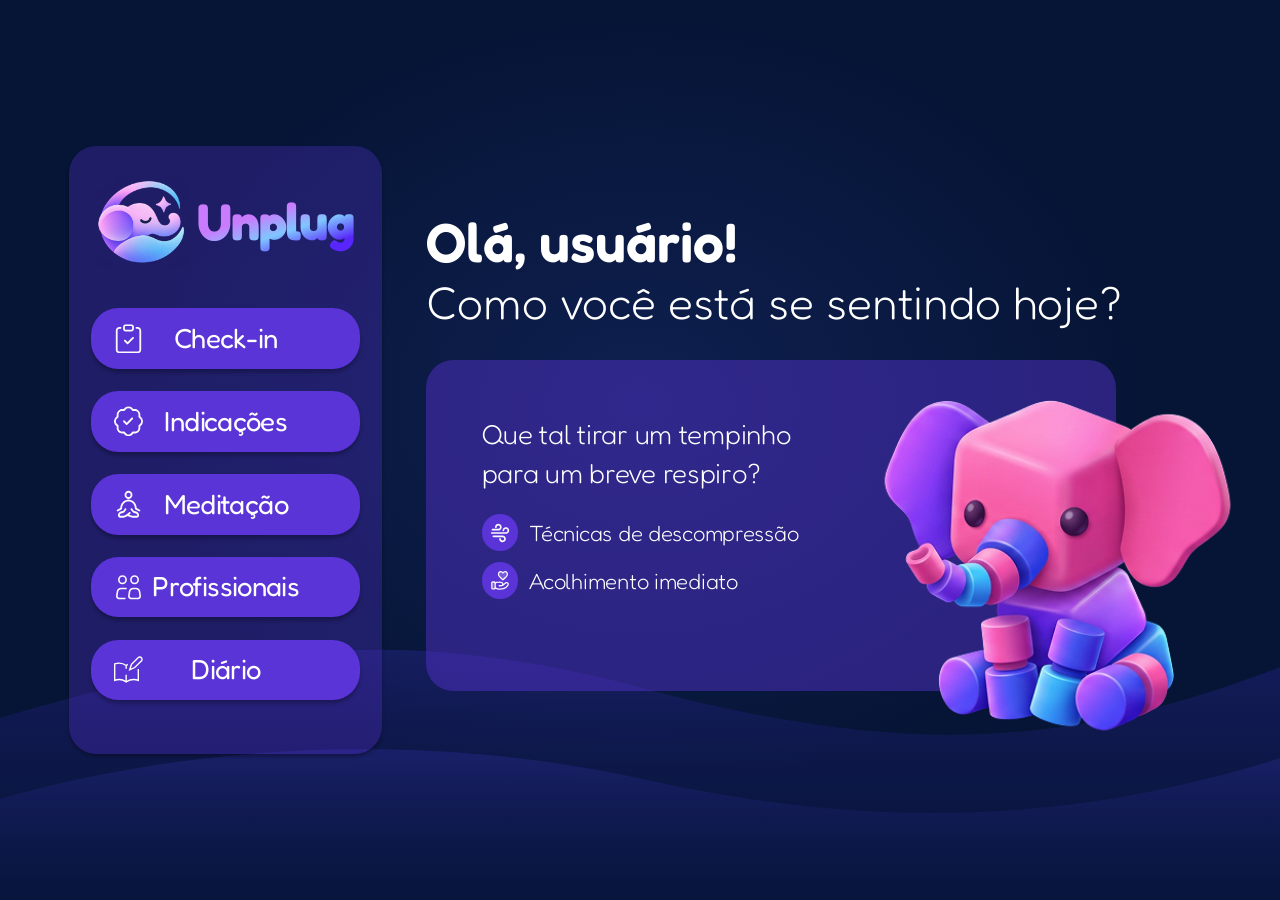
<file: index.html>
<!DOCTYPE html>
<html lang="pt-BR">
<head>
    <meta charset="UTF-8">
    <meta name="viewport" content="width=device-width, initial-scale=1.0">
    <link rel="shortcut icon" href="img/logo-unplug.png" type="image/x-icon">
    <link rel="stylesheet" href="css/index.css">
    <title>Unplug</title>
</head>
<body>
    <div class="ondas" aria-hidden="true">
        <svg viewBox="0 0 1440 400" preserveAspectRatio="none" xmlns="http://www.w3.org/2000/svg">
            <defs>
                <linearGradient id="onda-fundo" x1="0" y1="0" x2="0" y2="1">
                    <stop offset="0%" stop-color="#2E2A9A" stop-opacity="0.55" />
                    <stop offset="100%" stop-color="#1D1A66" stop-opacity="0.1" />
                </linearGradient>

                <linearGradient id="onda-frente" x1="0" y1="0" x2="0" y2="1">
                    <stop offset="0%" stop-color="#2A2A8C" stop-opacity="0.75" />
                    <stop offset="100%" stop-color="#0E1B54" stop-opacity="0.2" />
                </linearGradient>
            </defs>

            <!-- onda de trás -->
            <path fill="url(#onda-fundo)"
                d="M0,220 C240,160 420,120 720,190 C1020,260 1200,250 1440,170 L1440,400 L0,400 Z" />

            <!-- onda da frente -->
            <path fill="url(#onda-frente)"
                d="M0,300 C200,250 460,230 720,280 C1000,335 1220,320 1440,260 L1440,400 L0,400 Z" />
        </svg>
    </div>

    <div class="aba-lateral">
        <span class="logo">
            <img src="img/logo-unplug.png" alt="logo-unplug">
            <h2 class="unplug">Unplug</h2>
        </span>

        <nav class="menu">
            <a href="pages/checkin.html">
                <button>
                    <img src="img/check-in.svg" alt="checkin">
                    Check-in
                </button>
            </a>

            <a href="pages/indicacoes.html">
                <button>
                    <img src="img/indicacoes.svg" alt="indicações">
                    Indicações
                </button>
            </a>

            <a href="pages/meditacao.html">
                <button>
                    <img src="img/meditacao.svg" alt="meditação">
                    Meditação
                </button>
            </a>

            <a href="pages/profissionais.html">
                <button>
                    <img src="img/profissionais.svg" alt="profissionais">
                    Profissionais
                </button>
            </a>

            <a href="pages/diario.html">
                <button>
                    <img src="img/diario.svg" alt="diário">
                    Diário
                </button>
            </a>
        </nav>
    </div>

    <main class="conteudo">
        <div class="saudacao">
            <h1>Olá, usuário!</h1>
            <p>Como você está se sentindo hoje?</p>
        </div>

        <section class="card-respiro">
            <div class="card-texto">
                <p class="card-titulo">
                    Que tal tirar um tempinho para um breve respiro?
                </p>

                <ul class="card-lista">
                    <li>
                        <span class="icone">
                            <img src="img/descompressao.svg" alt="">
                        </span>
                        Técnicas de descompressão
                    </li>
                    <li>
                        <span class="icone">
                            <img src="img/acolhimento.svg" alt="">
                        </span>
                        Acolhimento imediato
                    </li>
                </ul>
            </div>

            <img class="mascote" src="img/elefante-mascote.png" alt="Elefante mascote do Unplug">
        </section>
    </main>
</body>
</html>
</file>
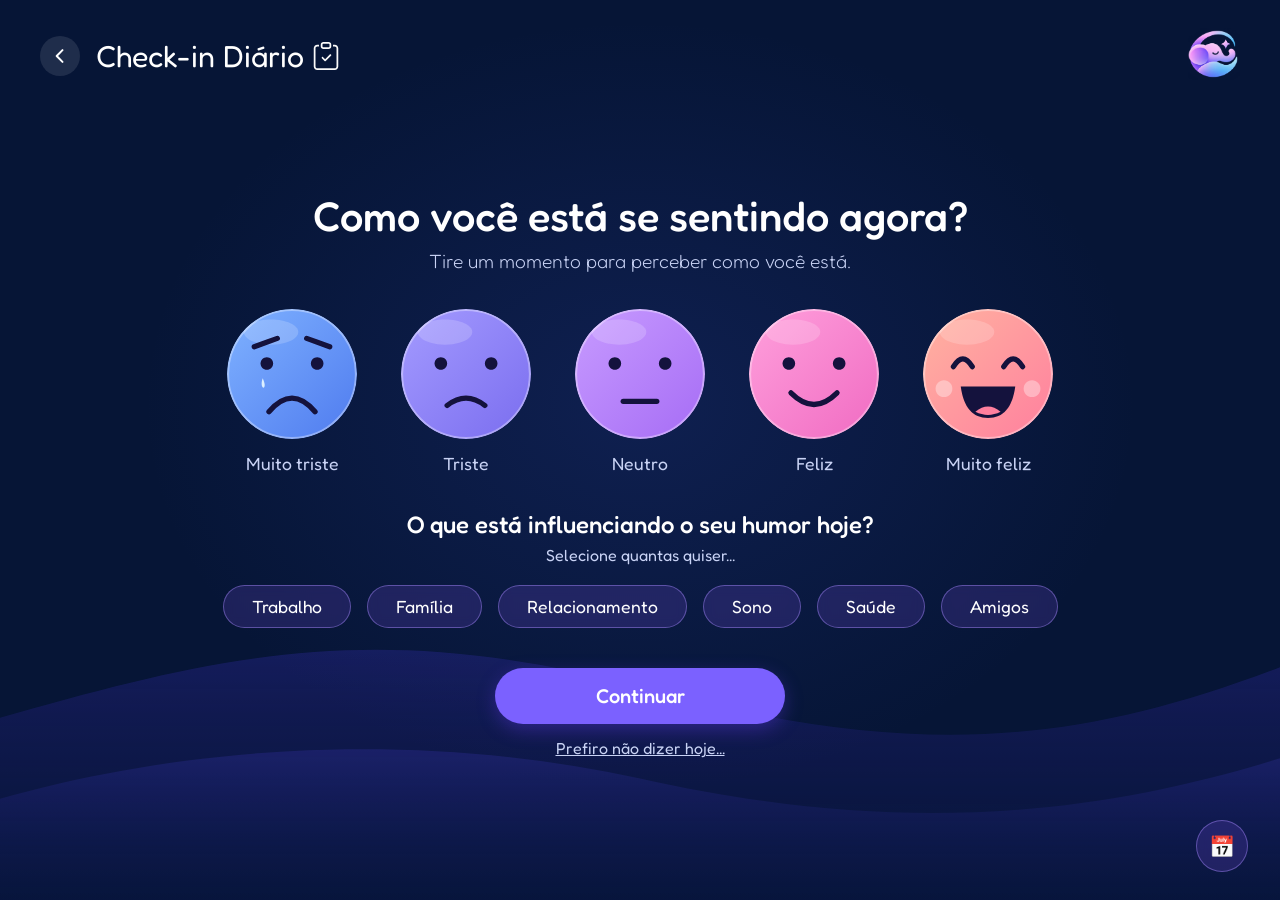
<file: pages/checkin.html>
<!DOCTYPE html>
<html lang="pt-BR">
<head>
    <meta charset="UTF-8">
    <meta name="viewport" content="width=device-width, initial-scale=1.0">
    <link rel="shortcut icon" href="../img/logo-unplug.png" type="image/x-icon">
    <link rel="stylesheet" href="../css/checkin.css">
    <title>Check-in Diário</title>
</head>
<body>
    <div class="tela">
        <!-- Ondas de fundo -->
        <div class="ondas" aria-hidden="true">
            <svg viewBox="0 0 1440 400" preserveAspectRatio="none" xmlns="http://www.w3.org/2000/svg">
                <defs>
                    <linearGradient id="onda-fundo" x1="0" y1="0" x2="0" y2="1">
                        <stop offset="0%" stop-color="#2E2A9A" stop-opacity="0.55" />
                        <stop offset="100%" stop-color="#1D1A66" stop-opacity="0.1" />
                    </linearGradient>
                    <linearGradient id="onda-frente" x1="0" y1="0" x2="0" y2="1">
                        <stop offset="0%" stop-color="#2A2A8C" stop-opacity="0.75" />
                        <stop offset="100%" stop-color="#0E1B54" stop-opacity="0.2" />
                    </linearGradient>
                </defs>
                <path fill="url(#onda-fundo)" d="M0,220 C240,160 420,120 720,190 C1020,260 1200,250 1440,170 L1440,400 L0,400 Z" />
                <path fill="url(#onda-frente)" d="M0,300 C200,250 460,230 720,280 C1000,335 1220,320 1440,260 L1440,400 L0,400 Z" />
            </svg>
        </div>

        <!-- Cabeçalho -->
        <header class="topo">
            <a href="../index.html" class="voltar" aria-label="Voltar ao menu">
                <svg viewBox="0 0 24 24" width="20" height="20" fill="none" stroke="currentColor" stroke-width="2.4"
                    stroke-linecap="round" stroke-linejoin="round">
                    <path d="M15 5l-7 7 7 7" />
                </svg>
            </a>
            <h1>
                Check-in Diário
                <img src="../img/check-in.svg" alt="" class="icone-titulo">
            </h1>
            <a href="../index.html" class="logo-link">
                <img src="../img/logo-unplug.png" alt="Unplug" class="logo">
            </a>
        </header>

        <!-- Conteúdo principal -->
        <main class="conteudo">
            <section class="bloco-humor">
                <h2>Como você está se sentindo agora?</h2>
                <p class="subtitulo">Tire um momento para perceber como você está.</p>

                <div class="lista-humores">
                    <button type="button" class="humor-btn" data-humor="Muito triste">
                        <img src="../img/muito_triste.svg" alt="Muito triste" class="carinha">
                        <span>Muito triste</span>
                    </button>

                    <button type="button" class="humor-btn" data-humor="Triste">
                        <img src="../img/triste.svg" alt="Triste" class="carinha">
                        <span>Triste</span>
                    </button>

                    <button type="button" class="humor-btn" data-humor="Neutro">
                        <img src="../img/neutro.svg" alt="Neutro" class="carinha">
                        <span>Neutro</span>
                    </button>

                    <button type="button" class="humor-btn" data-humor="Feliz">
                        <img src="../img/feliz.svg" alt="Feliz" class="carinha">
                        <span>Feliz</span>
                    </button>

                    <button type="button" class="humor-btn" data-humor="Muito feliz">
                        <img src="../img/muito_feliz.svg" alt="Muito feliz" class="carinha">
                        <span>Muito feliz</span>
                    </button>
                </div>
            </section>

            <section class="bloco-gatilhos">
                <h3>O que está influenciando o seu humor hoje?</h3>
                <p class="subtitulo-menor">Selecione quantas quiser...</p>

                <div class="lista-tags">
                    <button type="button" class="tag-btn">Trabalho</button>
                    <button type="button" class="tag-btn">Família</button>
                    <button type="button" class="tag-btn">Relacionamento</button>
                    <button type="button" class="tag-btn">Sono</button>
                    <button type="button" class="tag-btn">Saúde</button>
                    <button type="button" class="tag-btn">Amigos</button>
                </div>
            </section>

            <div class="acoes">
                <button type="button" class="btn-continuar" id="btn-continuar">Continuar</button>
                <a href="../index.html" class="link-pular">Prefiro não dizer hoje...</a>
            </div>
        </main>

        <!-- Botão de histórico -->
        <button type="button" class="btn-historico" id="btn-historico" aria-label="Ver histórico de check-ins">
            📅
        </button>

        <!-- Modal de Histórico (GET) -->
        <div class="modal-fundo" id="modal-historico" hidden>
            <div class="modal-caixa">
                <div class="modal-topo">
                    <h3>Histórico de Check-ins</h3>
                    <button type="button" class="btn-fechar" id="btn-fechar">&times;</button>
                </div>
                <div class="lista-historico" id="lista-historico">
                    <p class="aviso-vazio">Carregando...</p>
                </div>
            </div>
        </div>

    </div>

    <div class="toast" id="toast" role="status" aria-live="polite"></div>
    <script src="../js/checkin.js"></script>
</body>
</html>
</file>
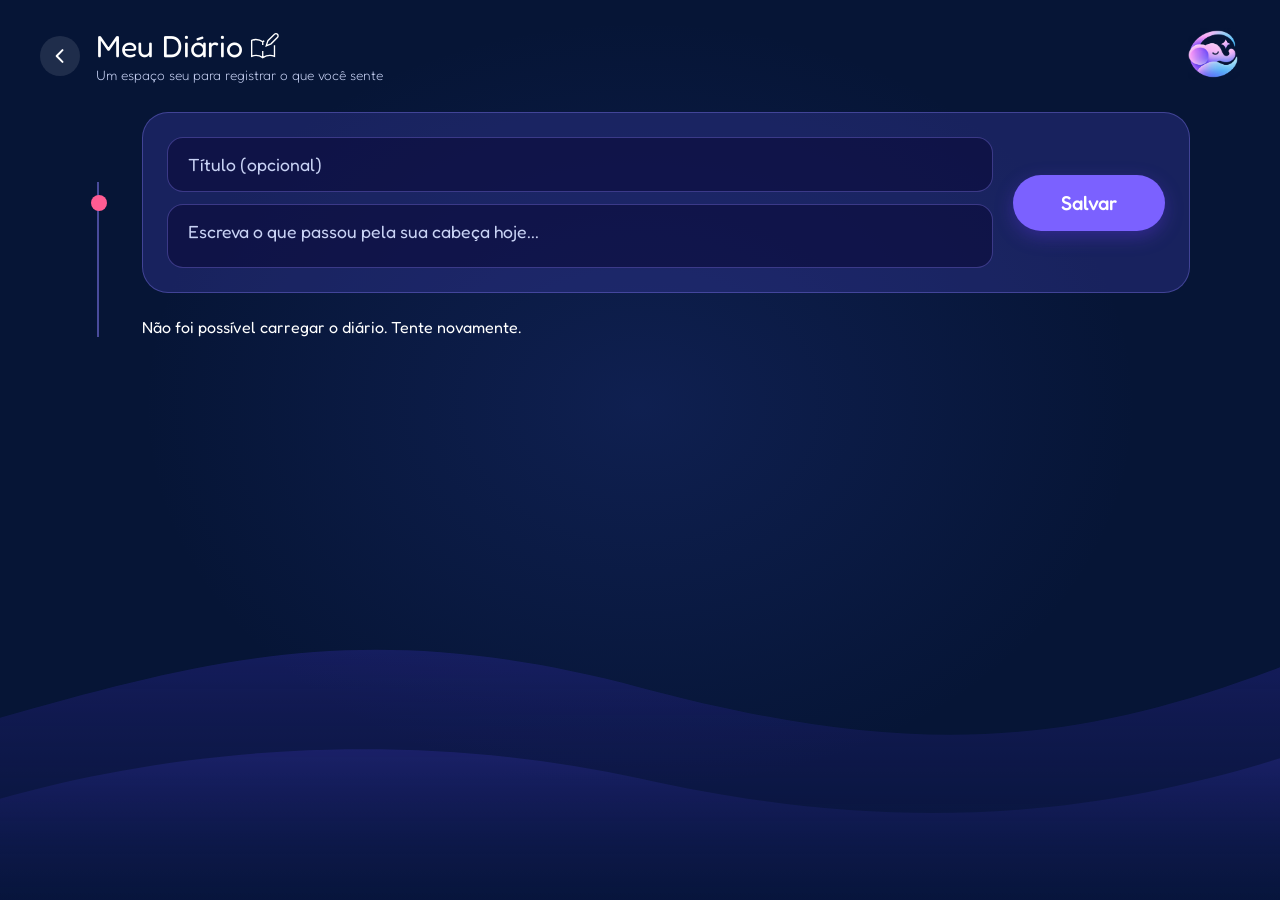
<file: pages/diario.html>
<!DOCTYPE html>
<html lang="pt-BR">
<head>
  <meta charset="UTF-8">
  <meta name="viewport" content="width=device-width, initial-scale=1.0">
  <link rel="shortcut icon" href="../img/logo-unplug.png" type="image/x-icon">
  <link rel="stylesheet" href="../css/diario.css">
  <title>Meu Diário</title>
</head>
<body>
  <div class="tela">
    <!-- Ondas de fundo -->
    <div class="ondas" aria-hidden="true">
      <svg viewBox="0 0 1440 400" preserveAspectRatio="none" xmlns="http://www.w3.org/2000/svg">
        <defs>
          <linearGradient id="onda-fundo" x1="0" y1="0" x2="0" y2="1">
            <stop offset="0%" stop-color="#2E2A9A" stop-opacity="0.55" />
            <stop offset="100%" stop-color="#1D1A66" stop-opacity="0.1" />
          </linearGradient>
          <linearGradient id="onda-frente" x1="0" y1="0" x2="0" y2="1">
            <stop offset="0%" stop-color="#2A2A8C" stop-opacity="0.75" />
            <stop offset="100%" stop-color="#0E1B54" stop-opacity="0.2" />
          </linearGradient>
        </defs>
        <path fill="url(#onda-fundo)" d="M0,220 C240,160 420,120 720,190 C1020,260 1200,250 1440,170 L1440,400 L0,400 Z" />
        <path fill="url(#onda-frente)" d="M0,300 C200,250 460,230 720,280 C1000,335 1220,320 1440,260 L1440,400 L0,400 Z" />
      </svg>
    </div>

    <header class="topo">
      <a class="voltar" href="../index.html" aria-label="Voltar ao menu">
        <svg viewBox="0 0 24 24" width="20" height="20" fill="none" stroke="currentColor" stroke-width="2.4"
          stroke-linecap="round" stroke-linejoin="round" aria-hidden="true">
          <path d="M15 5l-7 7 7 7" />
        </svg>
      </a>

      <div class="topo-titulo">
        <h1>
          Meu Diário
          <img class="icone-diario" src="../img/diario.svg" alt="" aria-hidden="true">
        </h1>
        <p>Um espaço seu para registrar o que você sente</p>
      </div>

      <a href="../index.html" class="logo-link" aria-label="Ir para o menu">
        <img class="logo" src="../img/logo-unplug.png" alt="Unplug">
      </a>
    </header>

    <main class="principal">
      <div class="timeline">
        <form id="form-diario" class="novo-registro">
          <div class="campos">
            <input type="text" id="titulo" placeholder="Título (opcional)" maxlength="80" autocomplete="off">
            <textarea id="conteudo" rows="1" placeholder="Escreva o que passou pela sua cabeça hoje..."></textarea>
          </div>
          <button type="submit" class="btn-principal">Salvar</button>
        </form>

        <p id="mensagem" class="mensagem" role="status"></p>

        <div id="lista"></div>
      </div>
    </main>
  </div>

  <script src="../js/diario.js"></script>
</body>
</html>
</file>
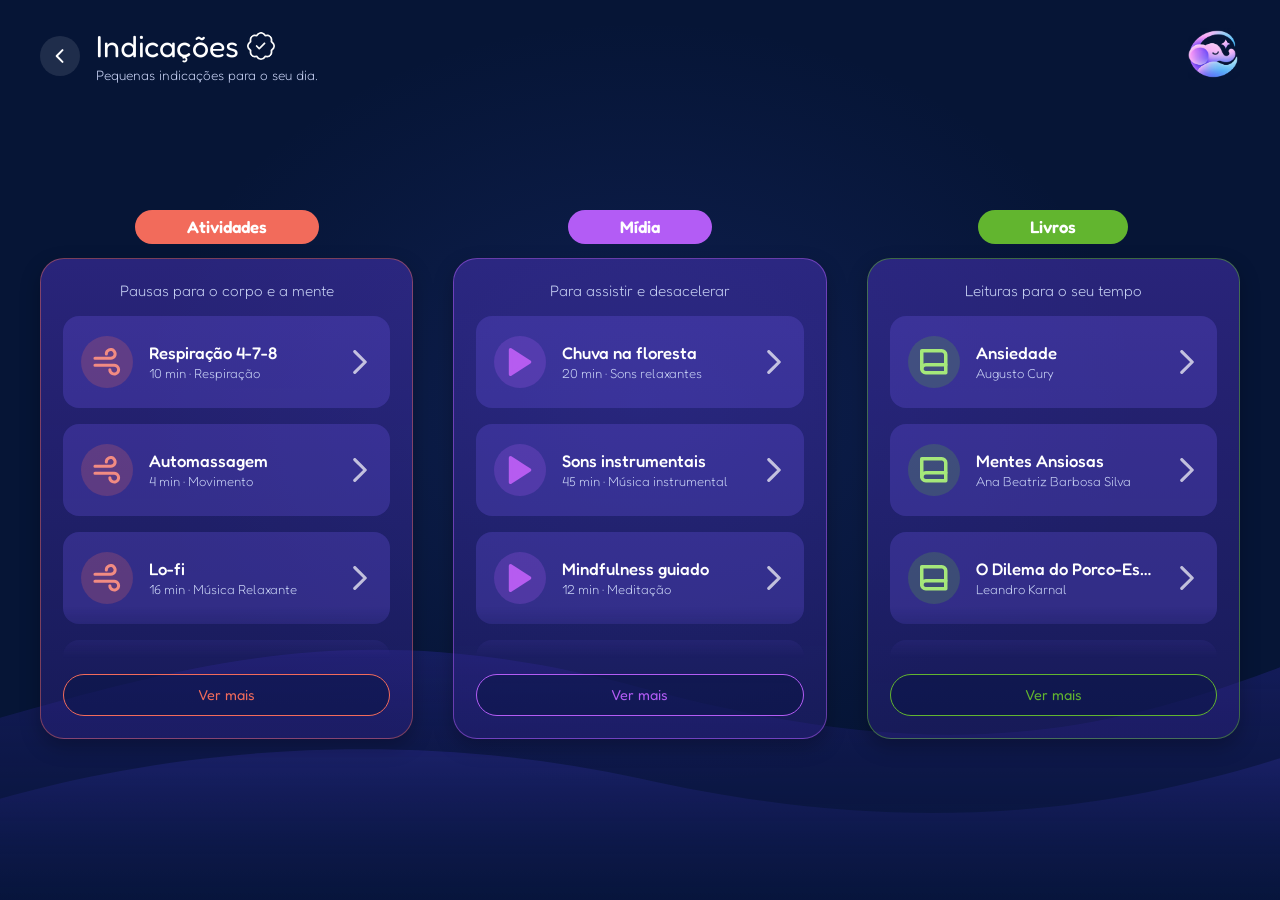
<file: pages/indicacoes.html>
<!DOCTYPE html>
<html lang="pt-BR">

<head>
    <meta charset="UTF-8">
    <meta name="viewport" content="width=device-width, initial-scale=1.0">
    <link rel="shortcut icon" href="../img/logo-unplug.png" type="image/x-icon">
    <link rel="stylesheet" href="../css/indicacoes.css">
    <title>Indicações</title>
</head>

<body>
    <main class="tela">
        <!-- Ondas de fundo -->
        <div class="ondas" aria-hidden="true">
            <svg viewBox="0 0 1440 400" preserveAspectRatio="none" xmlns="http://www.w3.org/2000/svg">
                <defs>
                    <linearGradient id="onda-fundo" x1="0" y1="0" x2="0" y2="1">
                        <stop offset="0%" stop-color="#2E2A9A" stop-opacity="0.55" />
                        <stop offset="100%" stop-color="#1D1A66" stop-opacity="0.1" />
                    </linearGradient>
                    <linearGradient id="onda-frente" x1="0" y1="0" x2="0" y2="1">
                        <stop offset="0%" stop-color="#2A2A8C" stop-opacity="0.75" />
                        <stop offset="100%" stop-color="#0E1B54" stop-opacity="0.2" />
                    </linearGradient>
                </defs>
                <path fill="url(#onda-fundo)" d="M0,220 C240,160 420,120 720,190 C1020,260 1200,250 1440,170 L1440,400 L0,400 Z" />
                <path fill="url(#onda-frente)" d="M0,300 C200,250 460,230 720,280 C1000,335 1220,320 1440,260 L1440,400 L0,400 Z" />
            </svg>
        </div>

        <header class="topo">
            <a href="../index.html" class="voltar" aria-label="Voltar">
                <svg viewBox="0 0 24 24" width="20" height="20" fill="none" stroke="currentColor" stroke-width="2.4"
                    stroke-linecap="round" stroke-linejoin="round">
                    <path d="M15 5l-7 7 7 7" />
                </svg>
            </a>

            <div class="titulo">
                <h1>
                    Indicações
                    <img class="icone_indicacao" src="../img/indicacoes.svg">
                </h1>
                <p>Pequenas indicações para o seu dia.</p>
            </div>

            <a href="../index.html" class="logo-link" aria-label="Ir para o menu">
                <img class="logo" src="../img/logo-unplug.png" alt="logo-unplug">
            </a>
        </header>

        <section class="colunas">

            <!-- ========== ATIVIDADES ========== -->
            <div class="coluna atividades">
                <span class="etiqueta">Atividades</span>
                <div class="card">
                    <p class="card-sub">Pausas para o corpo e a mente</p>

                    <ul class="lista">
                        <li><a href="https://www.youtube.com/watch?v=9Fp9AW57tYg" target="_blank" class="item">
                            <span class="item-icone"><img src="../img/atividades.svg"></span>
                            <span class="item-texto"><strong>Respiração 4-7-8</strong><small>10 min · Respiração</small></span>
                            <img class="seta" src="../img/seta.svg">
                        </a></li>
                        <li><a href="https://youtu.be/JsHyx_qin7M?si=qxs2WF3GkzxwYiXZ" class="item">
                            <span class="item-icone"><img src="../img/atividades.svg"></span>
                            <span class="item-texto"><strong>Automassagem</strong><small>4 min · Movimento</small></span>
                            <img class="seta" src="../img/seta.svg">
                        </a></li>
                        <li><a href="https://youtu.be/mOPN9PC0cSY?si=NNiNpc5m-NGHZJf2" class="item">
                            <span class="item-icone"><img src="../img/atividades.svg"></span>
                            <span class="item-texto"><strong>Lo-fi</strong><small>16 min · Música Relaxante</small></span>
                            <img class="seta" src="../img/seta.svg">
                        </a></li>
                        <li><a href="https://www.youtube.com/watch?v=Ty5kwQgXUrI" target="_blank" class="item">
                            <span class="item-icone"><img src="../img/atividades.svg"></span>
                            <span class="item-texto"><strong>Alongamento leve</strong><small>10 min · Movimento</small></span>
                            <img class="seta" src="../img/seta.svg">
                        </a></li>
                        <li><a href="https://www.youtube.com/watch?v=S9p8j-QnICo" class="item">
                            <span class="item-icone"><img src="../img/atividades.svg"></span>
                            <span class="item-texto"><strong>Escaneamento corporal</strong><small>13 min · Relaxamento</small></span>
                            <img class="seta" src="../img/seta.svg">
                        </a></li>
                        <li><a href="https://youtu.be/DUsx3EzIm2Q?si=TrafAmueZoualH9i" class="item">
                            <span class="item-icone"><img src="../img/atividades.svg"></span>
                            <span class="item-texto"><strong>Respiração profunda</strong><small>10 min · Descanso</small></span>
                            <img class="seta" src="../img/seta.svg">
                        </a></li>
                    </ul>

                    <button type="button" class="ver-mais">Ver mais</button>
                </div>
            </div>

            <!-- ========== MÍDIA ========== -->
            <div class="coluna midia">
                <span class="etiqueta">Mídia</span>
                <div class="card">
                    <p class="card-sub">Para assistir e desacelerar</p>

                    <ul class="lista">
                        <li><a href="https://www.youtube.com/watch?v=HX3q5kl467M" target="_blank" rel="noopener noreferrer" class="item">
                            <span class="item-icone"><img src="../img/play.svg"></span>
                            <span class="item-texto"><strong>Chuva na floresta</strong><small>20 min · Sons relaxantes</small></span>
                            <img class="seta" src="../img/seta.svg">
                        </a></li>
                        <li><a href="https://www.youtube.com/watch?v=jzzhy09TMEA" target="_blank" rel="noopener noreferrer" class="item">
                            <span class="item-icone"><img src="../img/play.svg"></span>
                            <span class="item-texto"><strong>Sons instrumentais</strong><small>45 min · Música instrumental</small></span>
                            <img class="seta" src="../img/seta.svg">
                        </a></li>
                        <li><a href="https://www.youtube.com/watch?v=81KTWxaWWcY" target="_blank" rel="noopener noreferrer" class="item">
                            <span class="item-icone"><img src="../img/play.svg"></span>
                            <span class="item-texto"><strong>Mindfulness guiado</strong><small>12 min · Meditação</small></span>
                            <img class="seta" src="../img/seta.svg">
                        </a></li>
                        <li><a href="https://www.youtube.com/watch?v=E7qRkUYu580" target="_blank" rel="noopener noreferrer" class="item">
                            <span class="item-icone"><img src="../img/play.svg"></span>
                            <span class="item-texto"><strong>Ondas do mar</strong><small>30 min · Sons relaxantes</small></span>
                            <img class="seta" src="../img/seta.svg">
                        </a></li>
                        <li><a href="https://www.youtube.com/watch?v=f4cAt6X1jQo" target="_blank" rel="noopener noreferrer" class="item">
                            <span class="item-icone"><img src="../img/play.svg"></span>
                            <span class="item-texto"><strong>Piano para dormir</strong><small>40 min · Música instrumental</small></span>
                            <img class="seta" src="../img/seta.svg">
                        </a></li>
                        <li><a href="https://www.youtube.com/watch?v=cRVn8oa8oRg" target="_blank" rel="noopener noreferrer" class="item">
                            <span class="item-icone"><img src="../img/play.svg"></span>
                            <span class="item-texto"><strong>Yoga nidra</strong><small>20 min · Meditação</small></span>
                            <img class="seta" src="../img/seta.svg">
                        </a></li>
                    </ul>

                    <button type="button" class="ver-mais">Ver mais</button>
                </div>
            </div>

                        <!-- ========== LIVROS ========== -->
            <div class="coluna livros">
                <span class="etiqueta">Livros</span>
                <div class="card">
                    <p class="card-sub">Leituras para o seu tempo</p>

                    <ul class="lista">
                        <li><a href="https://atualiza.aciaraxa.com.br/ADMarquivo/arquivos/arquivo/Ansiedade%20-%20Como%20Enfrentar%20o%20Ma%20-%20Augusto%20Cury.pdf" target="_blank" rel="noopener noreferrer" class="item">
                            <span class="item-icone"><img src="../img/livros.svg"></span>
                            <span class="item-texto"><strong>Ansiedade</strong><small>Augusto Cury</small></span>
                            <img class="seta" src="../img/seta.svg">
                        </a></li>
                        <li><a href="https://darsoni-psicologia.yolasite.com/resources/Mentes%20Ansiosas.pdf" target="_blank" rel="noopener noreferrer" class="item">
                            <span class="item-icone"><img src="../img/livros.svg"></span>
                            <span class="item-texto"><strong>Mentes Ansiosas</strong><small>Ana Beatriz Barbosa Silva</small></span>
                            <img class="seta" src="../img/seta.svg">
                        </a></li>
                        <li><a href="https://archive.org/details/o-dilema-do-porco-espinho" target="_blank" rel="noopener noreferrer" class="item">
                            <span class="item-icone"><img src="../img/livros.svg"></span>
                            <span class="item-texto"><strong>O Dilema do Porco-Espinho</strong><small>Leandro Karnal</small></span>
                            <img class="seta" src="../img/seta.svg">
                        </a></li>
                        <li><a href="https://osaberdigital.com.br/wp-content/uploads/2024/11/Clovis_de_Barros_Filho_A_Vida_que.pdf" target="_blank" rel="noopener noreferrer" class="item">
                            <span class="item-icone"><img src="../img/livros.svg"></span>
                            <span class="item-texto"><strong>A Vida que Vale a Pena Ser Vivida</strong><small>Clóvis de Barros Filho</small></span>
                            <img class="seta" src="../img/seta.svg">
                        </a></li>
                        <li><a href="https://doceru.com/doc/nesxv" target="_blank" rel="noopener noreferrer" class="item">
                            <span class="item-icone"><img src="../img/livros.svg"></span>
                            <span class="item-texto"><strong>O Amor que Acende a Lua</strong><small>Rubem Alves</small></span>
                            <img class="seta" src="../img/seta.svg">
                        </a></li>
                        <li><a href="https://archive.org/details/porquefazemosoquefazemos" target="_blank" rel="noopener noreferrer" class="item">
                            <span class="item-icone"><img src="../img/livros.svg"></span>
                            <span class="item-texto"><strong>Por que Fazemos o que Fazemos?</strong><small>Mario Sergio Cortella</small></span>
                            <img class="seta" src="../img/seta.svg">
                        </a></li>
                    </ul>

                    <button type="button" class="ver-mais">Ver mais</button>
                </div>
            </div>

        </section>
    </main>

    <script src="../js/indicacoes.js"></script>
</body>

</html>
</file>
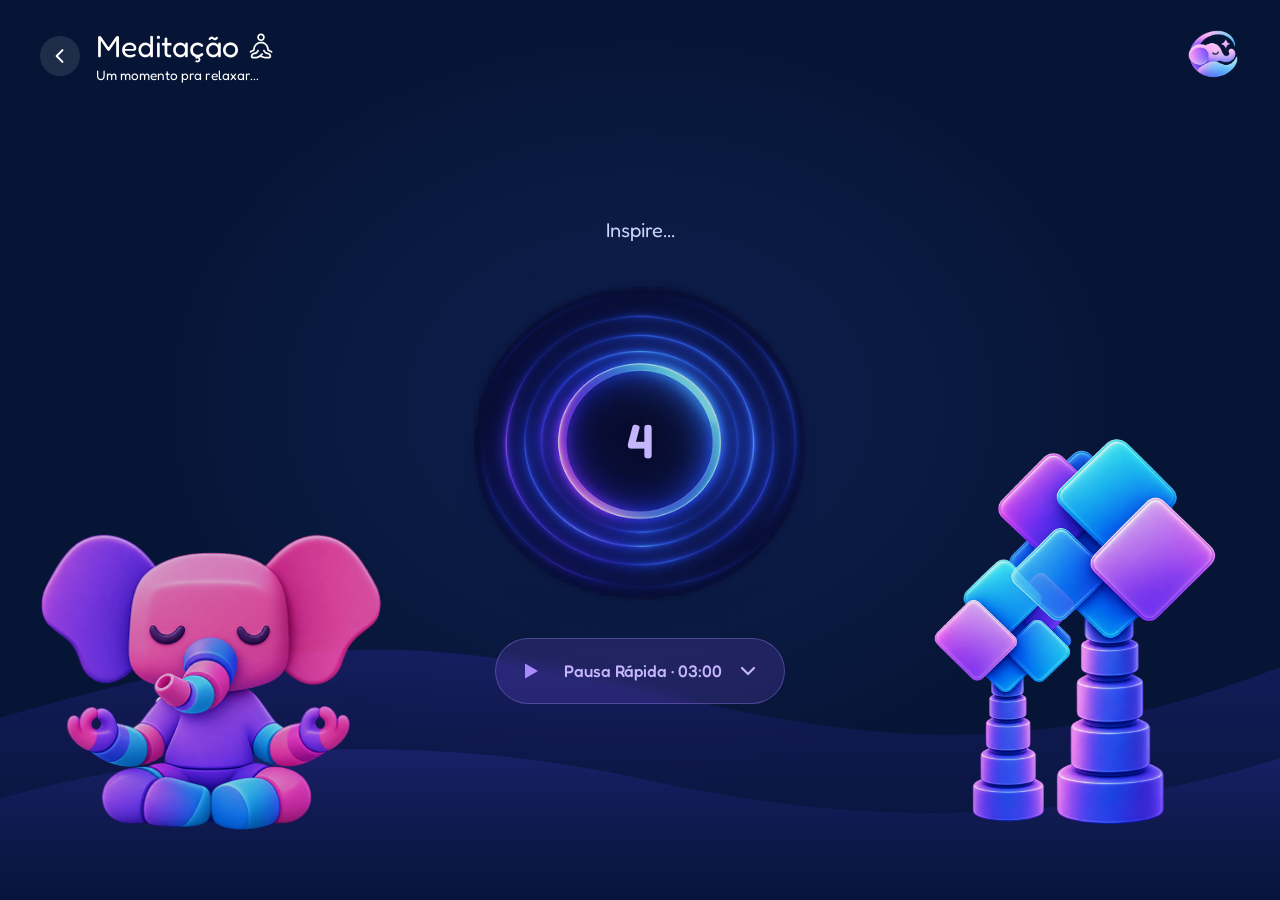
<file: pages/meditacao.html>
<!DOCTYPE html>
<html lang="pt-BR">

<head>
  <meta charset="UTF-8">
  <meta name="viewport" content="width=device-width, initial-scale=1">
  <link rel="shortcut icon" href="../img/logo-unplug.png" type="image/x-icon">
  <link href="https://fonts.googleapis.com/css2?family=Fredoka:wght@300..700&display=swap" rel="stylesheet">
  <link rel="stylesheet" href="../css/meditacao.css">
  <title>Meditação</title>
</head>

<body>
  <main class="tela">

    <div class="ondas" aria-hidden="true">
      <svg viewBox="0 0 1440 400" preserveAspectRatio="none" xmlns="http://www.w3.org/2000/svg">
        <defs>

          <linearGradient id="onda-fundo" x1="0" y1="0" x2="0" y2="1">
            <stop offset="0%" stop-color="#2E2A9A" stop-opacity="0.55" />
            <stop offset="100%" stop-color="#1D1A66" stop-opacity="0.1" />
          </linearGradient>

          <linearGradient id="onda-frente" x1="0" y1="0" x2="0" y2="1">
            <stop offset="0%" stop-color="#2A2A8C" stop-opacity="0.75" />
            <stop offset="100%" stop-color="#0E1B54" stop-opacity="0.2" />
          </linearGradient>

        </defs>

        <!-- onda de trás -->
        <path fill="url(#onda-fundo)"
          d="M0,220 C240,160 420,120 720,190 C1020,260 1200,250 1440,170 L1440,400 L0,400 Z" />
        <!-- onda da frente -->
        <path fill="url(#onda-frente)"
          d="M0,300 C200,250 460,230 720,280 C1000,335 1220,320 1440,260 L1440,400 L0,400 Z" />
      </svg>
    </div>

    <header class="topo">

      <a href="../index.html" class="voltar" aria-label="Voltar">
        <svg viewBox="0 0 24 24" width="20" height="20" fill="none" stroke="currentColor" stroke-width="2.4" stroke-linecap="round" stroke-linejoin="round"><path d="M15 5l-7 7 7 7"/></svg>
      </a>
      <div class = 'titulo'>
        <h1>
          Meditação
          <img class='icone_meditacao' src="../img/meditacao.svg" alt="icone_lotus">
        </h1>
        <p>Um momento pra relaxar...</p>
      </div>
      <a href="../index.html" class="logo-link" aria-label="Ir para o menu">
        <img class="logo" src="../img/logo-unplug.png" alt="logo-unplug">
      </a>
      

    </header>

    <section class="palco">
      <img class="elefante" src="../img/elefante_meditando.png" alt="elefante">

      <div class="respiracao">

        <p class="fase" id="fase" aria-live="polite">Inspire...</p>
        <div class="circulo" id="circulo" role="img" aria-label="Círculo de respiração guiada">
          <img class="circulo-img" src="../img/circulo.png" alt="">
          <span id="contador">3</span>
        </div>

        <div class="seletor">

          <button type="button" class="play" id="btnPlay" aria-label="Iniciar pausa">
            <svg id="iconePlay" viewBox="0 0 24 24" width="18" height="18" fill="currentColor"><path d="M7 4.5v15l13-7.5z"/></svg>
            <svg id="iconePause" viewBox="0 0 24 24" width="18" height="18" fill="currentColor" hidden><path d="M6 4h4v16H6zM14 4h4v16h-4z"/></svg>
          </button>
          <span class="rotulo" id="rotulo">Pausa Rápida · 03:00</span>
          <svg class="seta" viewBox="0 0 24 24" width="18" height="18" fill="none" stroke="currentColor" stroke-width="2.2" stroke-linecap="round" stroke-linejoin="round" aria-hidden="true"><path d="M6 9l6 6 6-6"/></svg>
          <select id="duracao" aria-label="Escolher duração da pausa">
            <option value="180" data-nome="Pausa Rápida" selected>Pausa Rápida · 03:00</option>
            <option value="300" data-nome="Pausa Média">Pausa Média · 05:00</option>
            <option value="600" data-nome="Pausa Longa">Pausa Longa · 10:00</option>

          </select>
        </div>
      </div>
      <img class="formas" src="../img/arvores.png" alt="arvores" aria-hidden="true">
      
    </section>
  </main>

  <script src="../js/meditacao.js"></script>

</body>
</html>
</file>
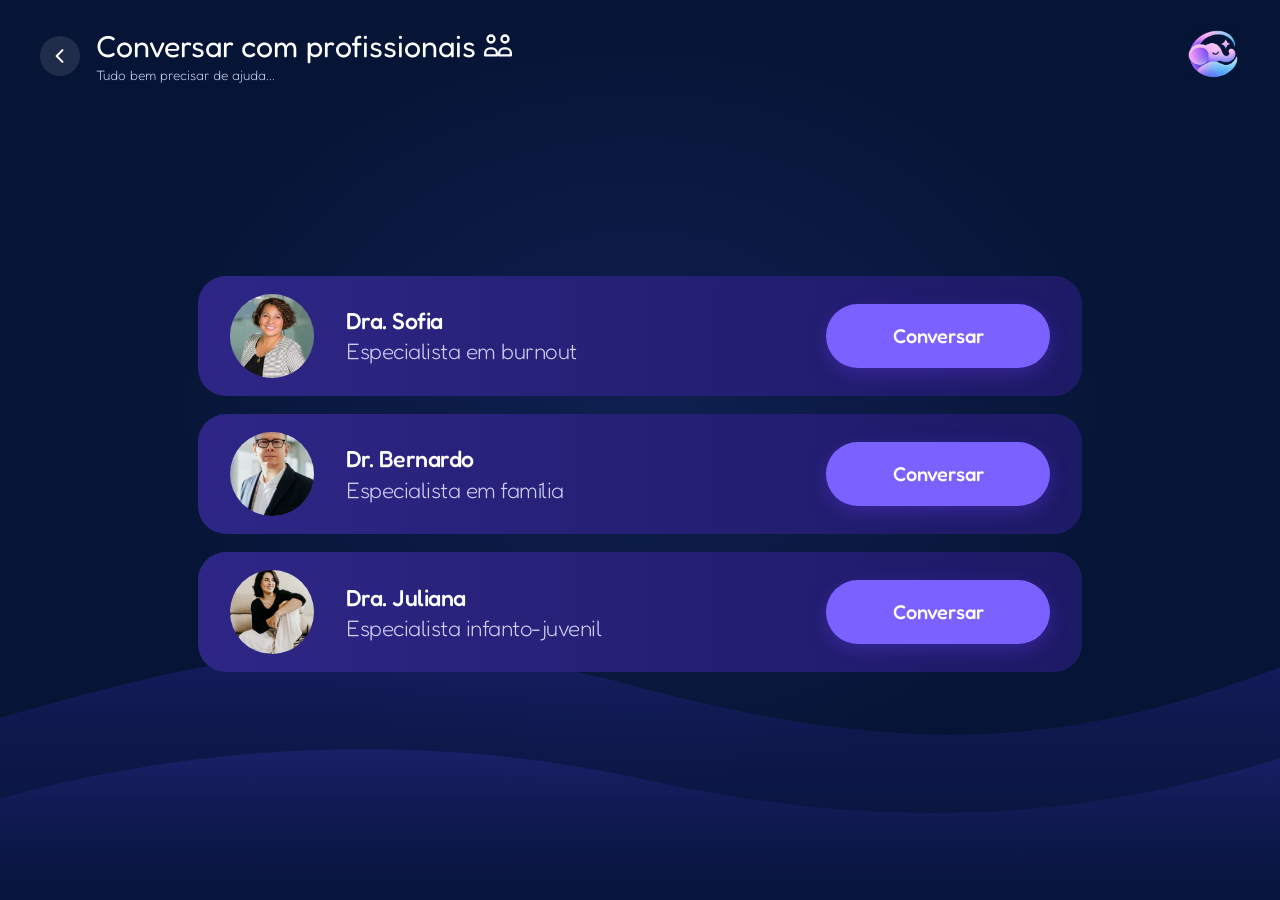
<file: pages/profissionais.html>
<!DOCTYPE html>
<html lang="pt-BR">
<head>
  <meta charset="UTF-8">
  <meta name="viewport" content="width=device-width, initial-scale=1.0">
  <link rel="shortcut icon" href="../img/logo-unplug.png" type="image/x-icon">
  <link rel="stylesheet" href="../css/profissionais.css">
  <title>Conversar com profissionais</title>
</head>
<body>
  <div class="tela" id="tela">
    <!-- Ondas de fundo -->
    <div class="ondas" aria-hidden="true">
      <svg viewBox="0 0 1440 400" preserveAspectRatio="none" xmlns="http://www.w3.org/2000/svg">
        <defs>
          <linearGradient id="onda-fundo" x1="0" y1="0" x2="0" y2="1">
            <stop offset="0%" stop-color="#2E2A9A" stop-opacity="0.55" />
            <stop offset="100%" stop-color="#1D1A66" stop-opacity="0.1" />
          </linearGradient>
          <linearGradient id="onda-frente" x1="0" y1="0" x2="0" y2="1">
            <stop offset="0%" stop-color="#2A2A8C" stop-opacity="0.75" />
            <stop offset="100%" stop-color="#0E1B54" stop-opacity="0.2" />
          </linearGradient>
        </defs>
        <path fill="url(#onda-fundo)" d="M0,220 C240,160 420,120 720,190 C1020,260 1200,250 1440,170 L1440,400 L0,400 Z" />
        <path fill="url(#onda-frente)" d="M0,300 C200,250 460,230 720,280 C1000,335 1220,320 1440,260 L1440,400 L0,400 Z" />
      </svg>
    </div>

    <header class="topo">
      <a href="../index.html" class="voltar" aria-label="Voltar ao menu">
        <svg viewBox="0 0 24 24" width="20" height="20" fill="none" stroke="currentColor" stroke-width="2.4"
          stroke-linecap="round" stroke-linejoin="round" aria-hidden="true">
          <path d="M15 5l-7 7 7 7" />
        </svg>
      </a>

      <div class="topo-titulo">
        <h1>
          Conversar com
          <span class="titulo-linha">
            profissionais
            <svg class="icone-titulo" viewBox="0 0 24 24" fill="none" stroke="currentColor" stroke-width="2"
              stroke-linecap="round" stroke-linejoin="round" aria-hidden="true">
              <circle cx="6" cy="6" r="3"/><circle cx="18" cy="6" r="3"/>
              <path d="M1 20v-2a4 4 0 0 1 4-4h2a4 4 0 0 1 4 4v2z"/>
              <path d="M13 20v-2a4 4 0 0 1 4-4h2a4 4 0 0 1 4 4v2z"/>
            </svg>
          </span>
        </h1>
        <p>Tudo bem precisar de ajuda...</p>
      </div>

      <a href="../index.html" class="logo-link" aria-label="Ir para o menu">
        <img class="logo" src="../img/logo-unplug.png" alt="Unplug">
      </a>
    </header>

    <!-- Cards da lista dos profissionais -->
    <main class="conteudo">
      <ul class="lista" id="lista"></ul>
    </main>
  </div>

  <script src="../js/profissionais.js"></script>
</body>
</html>
</file>
<file: css/index.css>
@import url('https://fonts.googleapis.com/css2?family=Fredoka:wght@300..700&display=swap');

:root {
    --cor-texto: #FFF;
    --cor-primaria: #5A34D6;
    --cor-primaria-hover: #6B45E8;
    --fundo-pagina: radial-gradient(ellipse at 50% 45%, rgba(56, 80, 200, 0.18), transparent 55%), #061536;
    --fundo-lateral: rgba(90, 52, 214, 0.3);
    --fundo-card: rgba(90, 52, 214, 0.45);
    --gradiente-logo: linear-gradient(162deg, #C97BFD 41.12%, #80C6FF 60.76%, #5826FA 81.56%);

    --raio: 1.875rem;
    --transicao: 0.3s ease;
}

/* ========== ESCALA PROPORCIONAL ==========
   1rem = tamanho calculado pela menor dimensão da janela (largura ou altura).
   Todos os tamanhos abaixo usam rem, então a tela inteira escala junto. */
html {
    font-size: clamp(10px, min(1.15vw, 2.1vh), 22px);
}

* {
    margin: 0;
    padding: 0;
    box-sizing: border-box;
}

body {
    padding: 2rem;
    background: var(--fundo-pagina);
    font-family: 'Fredoka', sans-serif;
    color: var(--cor-texto);
    overflow-x: hidden;
    min-height: 100dvh;

    display: flex;
    align-items: center;
    justify-content: center;
    gap: 3rem;
}

a {
    text-decoration: none;
    color: inherit;
}

/* ========== BOTÕES ========== */
button {
    position: relative;
    display: flex;
    align-items: center;
    justify-content: center;
    width: 18.25rem;
    height: 4.125rem;
    padding: 0 1.5rem;

    border: none;
    border-radius: var(--raio);
    background: var(--cor-primaria);
    box-shadow: 0 0.25rem 0.25rem 0 rgba(0, 0, 0, 0.25);
    cursor: pointer;

    color: var(--cor-texto);
    font-family: inherit;
    font-size: 1.875rem;
    font-weight: 400;
    line-height: 150%;
    letter-spacing: -0.023em;

    transition: background var(--transicao), transform var(--transicao), box-shadow var(--transicao);
}

button img {
    position: absolute;
    left: 1.5rem;
    top: 50%;
    transform: translateY(-50%);
    width: 2rem;
    height: 2rem;
}

button:hover {
    background: var(--cor-primaria-hover);
    transform: translateY(-0.125rem);
    box-shadow: 0 0.375rem 0.5rem 0 rgba(0, 0, 0, 0.3);
}

button:active {
    transform: translateY(0);
}

/* ========== ONDAS ========== */
.ondas {
    position: fixed;
    inset: auto 0 0 0;
    height: 45vh;
    z-index: -1;
    pointer-events: none;
    opacity: 0.7;
}

.ondas svg {
    display: block;
    width: 100%;
    height: 100%;
}

/* ========== SIDEBAR ========== */
.aba-lateral {
    display: flex;
    flex-direction: column;
    align-items: center;
    flex-shrink: 0;
    gap: 1.5rem;
    width: 21.25rem;
    height: 41.25rem;
    padding: 2rem 0;
    background: var(--fundo-lateral);
    border-radius: var(--raio);
    box-shadow: 0 0.1875rem 0.25rem 0 rgba(0, 0, 0, 0.3);
}

.logo {
    display: flex;
    align-items: center;
    gap: 0.5rem;
}

.logo img {
    width: 6.25rem;
    height: auto;
}

.unplug {
    text-align: center;
    font-size: 3.5rem;
    font-weight: 700;
    line-height: 150%;
    letter-spacing: -0.022em;
    background: var(--gradiente-logo);
    background-clip: text;
    -webkit-background-clip: text;
    -webkit-text-fill-color: transparent;
}

.menu {
    display: flex;
    flex-direction: column;
    gap: 1.5rem;
    margin-top: 1.25rem;
}

/* ========== CONTEÚDO ========== */
.conteudo {
    display: flex;
    flex-direction: column;
    gap: 2rem;
    padding-right: 6rem;
}

.saudacao h1 {
    font-size: 3.75rem;
    font-weight: 600;
    line-height: 120%;
}

.saudacao p {
    font-size: 3.125rem;
    font-weight: 300;
    line-height: 120%;
}

/* ========== CARD DO RESPIRO ========== */
.card-respiro {
    position: relative;
    width: 46.875rem;
    height: 22.5rem;
    padding: 3.75rem;
    background: var(--fundo-card);
    border-radius: var(--raio);
}

.card-texto {
    width: 23.75rem;
    font-weight: 300;
    line-height: 150%;
    letter-spacing: -0.019em;
}

.card-titulo {
    margin-bottom: 1.5rem;
    font-size: 1.875rem;
    font-weight: 300;
    line-height: 140%;
}

.card-lista {
    display: flex;
    flex-direction: column;
    gap: 0.75rem;
    list-style: none;
}

.card-lista li {
    display: flex;
    align-items: center;
    gap: 0.75rem;
    font-size: 1.5rem;
    font-weight: 300;
}

.icone {
    display: flex;
    align-items: center;
    justify-content: center;
    flex-shrink: 0;
    width: 2.5rem;
    height: 2.5rem;
    background: var(--cor-primaria);
    border-radius: 50%;
}

.icone img {
    width: 1.375rem;
    height: 1.375rem;
}

.mascote {
    position: absolute;
    right: -9.375rem;
    bottom: -4.375rem;
    width: 26.875rem;
    height: auto;
}

/* ========== MOBILE (até 700px, ex: 360x640) ==========
   - 1rem acompanha a largura e a altura da tela (16px em 360x640)
   - a sidebar vira uma barra de navegação fixa no rodapé
   - o logo vai para o topo */
@media (max-width: 700px) {
    html {
        font-size: clamp(11px, min(4.444vw, 2.5vh), 20px);
    }

    body {
        margin: 0;
        padding: 1.5rem 1.5rem 7rem;   /* espaço embaixo para a barra fixa */
        min-height: 100dvh;
        flex-direction: column;
        align-items: stretch;
        justify-content: flex-start;
        gap: 1.25rem;
    }

    /* a sidebar "some" e seus filhos (logo e menu) viram filhos do body */
    .aba-lateral {
        display: contents;
    }

    /* ----- logo no topo ----- */
    .logo {
        order: 1;
        gap: 0.5rem;
    }

    .logo img {
        width: 2.75rem;
    }

    .unplug {
        font-size: 2.5rem;
        line-height: 1.2;
    }

    /* ----- conteúdo ----- */
    .conteudo {
        order: 2;
        flex: none;
        gap: 1.25rem;
        padding-top: 0;
        padding-right: 0;
        margin: auto 0;
    }

    .saudacao h1 {
        font-size: 1.75rem;
    }

    .saudacao p {
        font-size: 1.5rem;
    }

    .card-respiro {
        width: 100%;
        height: auto;
        min-height: 15.5rem;
        padding: 1.5rem;
    }

    .card-texto {
        width: 100%;
    }

    .card-titulo {
        margin-bottom: 1rem;
        font-size: 1.25rem;
    }

    .card-lista {
        gap: 0.75rem;
    }

    .card-lista li {
        max-width: 12rem;   /* deixa espaço para o mascote */
        gap: 0.75rem;
        font-size: 1.0625rem;
        line-height: 1.3;
    }

    .icone {
        width: 2.5rem;
        height: 2.5rem;
    }

    .icone img {
        width: 1.25rem;
        height: 1.25rem;
    }

    .mascote {
        right: -1rem;
        bottom: -1.25rem;
        width: 10rem;
    }

    /* ----- barra de navegação fixa no rodapé ----- */
    .menu {
        order: 3;
        position: fixed;
        left: 1rem;
        right: 1rem;
        bottom: 0;
        z-index: 10;
        flex-direction: row;
        justify-content: space-around;
        gap: 0;
        margin: 0;
        padding: 0.875rem 0.5rem calc(0.75rem + env(safe-area-inset-bottom, 0px));
        background: rgba(54, 36, 160, 0.75);
        backdrop-filter: blur(10px);
        border-radius: 1.5rem 1.5rem 0 0;
        box-shadow: 0 -0.25rem 1rem rgba(0, 0, 0, 0.25);
    }

    .menu a {
        flex: 1;
        display: flex;
        justify-content: center;
        min-width: 0;
    }

    /* o botão vira: quadrado roxo com o ícone + nome embaixo */
    button {
        width: auto;
        height: auto;
        flex-direction: column;
        gap: 0.35rem;
        padding: 0;
        background: transparent;
        box-shadow: none;
        font-size: 0.625rem;
        line-height: 1.2;
        letter-spacing: 0;
        white-space: nowrap;
    }

    button img {
        position: static;
        transform: none;
        width: 3rem;
        height: 3rem;
        padding: 0.75rem;
        background: var(--cor-primaria);
        border-radius: 1rem;
        box-shadow: 0 0.25rem 0.25rem 0 rgba(0, 0, 0, 0.25);
        transition: background var(--transicao);
    }

    button:hover {
        background: transparent;
        box-shadow: none;
        transform: translateY(-0.125rem);
    }

    button:hover img {
        background: var(--cor-primaria-hover);
    }
}
</file>
<file: css/checkin.css>
@import url('https://fonts.googleapis.com/css2?family=Fredoka:wght@300..700&display=swap');

:root {
    --fundo: #061536;
    --roxo: #8b5cf6;
    --roxo-botao: #7b61ff;
    --texto: #ffffff;
    --texto-suave: #c9d3f5;
    --vidro: rgba(139, 92, 246, 0.18);
    --borda-vidro: rgba(167, 139, 250, 0.45);
}

* {
    box-sizing: border-box;
    margin: 0;
    padding: 0;
}

body {
    font-family: "Fredoka", system-ui, sans-serif;
    color: var(--texto);
    background: var(--fundo);
}

button {
    font-family: inherit;
    color: inherit;
    cursor: pointer;
}

a {
    color: inherit;
    text-decoration: none;
}

/* ========== TELA ========== */
.tela {
    position: relative;
    isolation: isolate;
    min-height: 100vh;
    min-height: 100dvh;
    display: grid;
    grid-template-rows: auto 1fr;
    padding: 28px 40px 36px;
    background:
        radial-gradient(ellipse at 50% 45%, rgba(56, 80, 200, 0.18), transparent 55%),
        var(--fundo);
}

.ondas {
    position: fixed;
    left: 0;
    right: 0;
    bottom: 0;
    height: 45vh;
    z-index: 0;
    pointer-events: none;
    opacity: 0.7;
}

.ondas svg {
    width: 100%;
    height: 100%;
    display: block;
}

/* ========== TOPO ========== */
.topo {
    position: relative;
    z-index: 2;
    display: flex;
    align-items: center;
    gap: 16px;
}

.voltar {
    display: grid;
    place-items: center;
    flex-shrink: 0;
    width: 40px;
    height: 40px;
    border-radius: 50%;
    color: var(--texto);
    background: rgba(255, 255, 255, 0.1);
    transition: transform 0.2s ease, background 0.2s ease, box-shadow 0.2s ease;
}

.voltar:hover {
    background: rgba(255, 255, 255, 0.13);
    transform: translateY(-2px);
    box-shadow: 0 6px 8px 0 rgba(0, 0, 0, 0.3);
}

.voltar:active {
    transform: translateY(0);
}

.topo h1 {
    display: flex;
    align-items: center;
    gap: 8px;
    font-size: 1.9rem;
    font-weight: 400;
    line-height: 1.1;
}

.icone-titulo {
    width: 28px;
    height: 28px;
}

.logo-link {
    margin-left: auto;
    display: block;
}

.logo {
    width: 52px;
    height: 52px;
    object-fit: contain;
}

/* ========== CONTEÚDO ========== */
.conteudo {
    position: relative;
    z-index: 2;
    display: flex;
    flex-direction: column;
    align-items: center;
    justify-content: center;
    text-align: center;
    gap: 36px;
    max-width: 1080px;
    width: 100%;
    margin: 0 auto;
}

.bloco-humor h2 {
    font-size: 2.6rem;
    font-weight: 500;
    margin-bottom: 8px;
}

.subtitulo {
    font-size: 1.2rem;
    font-weight: 300;
    color: var(--texto-suave);
    margin-bottom: 36px;
}

/* ========== HUMORES ========== */
.lista-humores {
    display: flex;
    align-items: center;
    justify-content: center;
    gap: 44px;
    flex-wrap: wrap;
}

.humor-btn {
    background: transparent;
    border: none;
    display: flex;
    flex-direction: column;
    align-items: center;
    gap: 14px;
    font-size: 1.1rem;
    color: var(--texto-suave);
    transition: transform 0.2s ease, opacity 0.2s ease;
}

.humor-btn:hover {
    transform: translateY(-6px);
    color: var(--texto);
}

.carinha {
    width: 130px;
    height: 130px;
    border-radius: 50%;
    display: grid;
    place-items: center;
    transition: transform 0.2s ease, box-shadow 0.2s ease;
}

.humor-btn.selecionado .carinha {
    transform: scale(1.1);
    box-shadow: 0 0 0 4px #ffffff, 0 0 24px rgba(167, 139, 250, 0.7);
}

.humor-btn.selecionado {
    color: var(--texto);
    font-weight: 600;
}

/* ========== GATILHOS ========== */
.bloco-gatilhos h3 {
    font-size: 1.5rem;
    font-weight: 500;
    margin-bottom: 6px;
}

.subtitulo-menor {
    font-size: 1rem;
    color: var(--texto-suave);
    margin-bottom: 20px;
}

.lista-tags {
    display: flex;
    flex-wrap: wrap;
    justify-content: center;
    gap: 16px;
}

.tag-btn {
    padding: 10px 28px;
    border-radius: 999px;
    background: var(--vidro);
    border: 1.5px solid var(--borda-vidro);
    font-size: 1.1rem;
    color: var(--texto);
    backdrop-filter: blur(6px);
    transition: background 0.2s ease, border-color 0.2s ease, transform 0.15s ease;
}

.tag-btn:hover {
    background: rgba(139, 92, 246, 0.35);
    transform: translateY(-2px);
}

.tag-btn.selecionado {
    background: var(--roxo);
    border-color: #ffffff;
    font-weight: 500;
}

/* ========== AÇÕES ========== */
.acoes {
    display: flex;
    flex-direction: column;
    align-items: center;
    gap: 14px;
    margin-top: 4px;
}

.btn-continuar {
    width: 290px;
    padding: 16px 32px;
    border: none;
    border-radius: 999px;
    background: var(--roxo-botao);
    font-size: 1.25rem;
    font-weight: 500;
    box-shadow: 0 6px 18px rgba(90, 52, 214, 0.4);
    transition: background 0.2s ease, transform 0.2s ease;
}

.btn-continuar:hover {
    background: #8c73ff;
    transform: translateY(-2px);
}

.link-pular {
    font-size: 1rem;
    color: var(--texto-suave);
    text-decoration: underline;
    transition: color 0.2s ease;
}

.link-pular:hover {
    color: var(--texto);
}

/* ========== HISTÓRICO ========== */
.btn-historico {
    position: fixed;
    right: 32px;
    bottom: 28px;
    z-index: 3;
    width: 52px;
    height: 52px;
    border-radius: 50%;
    border: 1.5px solid var(--borda-vidro);
    background: var(--vidro);
    backdrop-filter: blur(6px);
    display: grid;
    place-items: center;
    font-size: 1.3rem;
    transition: transform 0.2s ease, background 0.2s ease;
}

.btn-historico:hover {
    background: rgba(139, 92, 246, 0.4);
    transform: translateY(-3px);
}

/* ========== POP-OVER HISTÓRICO ========== */
[hidden] {
    display: none !important;
}

.modal-fundo {
    position: fixed;
    right: 32px;
    bottom: 92px;
    z-index: 20;
    width: min(360px, calc(100vw - 40px));
    animation: subirSuave 0.2s ease;
}

@keyframes subirSuave {
    from {
        opacity: 0;
        transform: translateY(12px) scale(0.96);
    }
    to {
        opacity: 1;
        transform: translateY(0) scale(1);
    }
}

.modal-caixa {
    width: 100%;
    max-height: 55vh;
    display: flex;
    flex-direction: column;
    gap: 14px;
    padding: 20px;
    border-radius: 22px;
    background: rgba(16, 32, 77, 0.94);
    border: 1.5px solid var(--borda-vidro);
    box-shadow: 0 12px 32px rgba(0, 0, 0, 0.5);
    backdrop-filter: blur(12px);
}

.modal-topo {
    display: flex;
    align-items: center;
    justify-content: space-between;
    gap: 12px;
}

.modal-topo h3 {
    font-size: 1.15rem;
    font-weight: 500;
    color: var(--texto);
}

.btn-fechar {
    display: flex;
    align-items: center;
    justify-content: center;
    width: 32px;
    height: 32px;
    padding-bottom: 2px;
    border-radius: 50%;
    border: none;
    background: rgba(255, 255, 255, 0.14);
    color: #ffffff;
    font-size: 1.4rem;
    line-height: 1;
    cursor: pointer;
    transition: background 0.2s ease;
}

.btn-fechar:hover {
    background: rgba(255, 255, 255, 0.28);
}

.lista-historico {
    display: flex;
    flex-direction: column;
    gap: 10px;
    overflow-y: auto;
    padding-right: 4px;
}

.item-historico {
    padding: 12px 14px;
    border-radius: 14px;
    background: var(--vidro);
    border: 1px solid rgba(167, 139, 250, 0.25);
    text-align: left;
    display: flex;
    flex-direction: column;
    gap: 4px;
}

.item-historico-topo {
    display: flex;
    justify-content: space-between;
    align-items: center;
    font-size: 1rem;
    font-weight: 500;
    color: var(--texto);
}

.item-humor-info {
    display: flex;
    align-items: center;
    gap: 8px;
}

.mini-carinha {
    width: 24px;
    height: 24px;
    object-fit: contain;
}

.item-acoes {
    display: flex;
    align-items: center;
    gap: 8px;
}

.btn-apagar {
    background: transparent;
    border: none;
    font-size: 0.9rem;
    opacity: 0.45;
    padding: 2px 4px;
    border-radius: 6px;
    transition: opacity 0.2s ease, transform 0.15s ease;
}

.btn-apagar:hover {
    opacity: 1;
    transform: scale(1.1);
}

.item-data {
    font-size: 0.8rem;
    color: var(--texto-suave);
    font-weight: 300;
}

.item-gatilhos {
    font-size: 0.85rem;
    color: var(--texto-suave);
}

.aviso-vazio {
    color: var(--texto-suave);
    text-align: center;
    font-size: 0.95rem;
    padding: 16px 0;
}

/* ========== TOAST (NOTIFICAÇÃO) ========== */
.toast {
    position: fixed;
    top: 28px;
    left: 50%;
    transform: translateX(-50%) translateY(-20px);
    z-index: 30;
    padding: 12px 24px;
    border-radius: 999px;
    background: rgba(16, 32, 77, 0.92);
    border: 1.5px solid var(--borda-vidro);
    color: var(--texto);
    font-size: 1rem;
    font-weight: 500;
    box-shadow: 0 8px 24px rgba(0, 0, 0, 0.45);
    backdrop-filter: blur(10px);
    opacity: 0;
    pointer-events: none;
    transition: opacity 0.25s ease, transform 0.25s ease;
}

.toast.visivel {
    opacity: 1;
    transform: translateX(-50%) translateY(0);
}

.toast.erro {
    border-color: rgba(255, 123, 137, 0.7);
    color: #ffb3bc;
}


/* ========== RESPONSIVO: ALTURA ATÉ 720px ========== */
@media (max-height: 720px) {
    .tela {
        padding: 20px 40px 24px;
    }
}

/* ========== RESPONSIVO (MOBILE até 900px) ========== */
@media (max-width: 900px) {
    .tela {
        height: auto;
        min-height: 100dvh;
        overflow-x: hidden;
        overflow-y: auto;
        padding: 20px 12px 28px;
        grid-template-columns: minmax(0, 1fr);
    }

    /* ----- topo (padrão Indicações) ----- */
    .topo {
        gap: 10px;
    }

    .voltar {
        width: 32px;
        height: 32px;
    }

    .voltar svg{
        width: 16px;
        height: 16px;
    }

    .topo h1 {
        gap: 6px;
        font-size: 1.4rem;
        white-space: nowrap;
    }

    .icone-titulo {
        width: 20px;
        height: 20px;
    }

    .logo {
        width: 44px;
        height: 44px;
    }

    /* ----- conteúdo ----- */
    .conteudo {
        gap: 24px;
        padding: 24px 0 48px;
    }

    .bloco-humor h2 {
        font-size: 1.45rem;
    }

    .subtitulo {
        font-size: 0.95rem;
        margin-bottom: 24px;
    }

    .lista-humores {
        gap: 18px 12px;
    }

    .humor-btn {
        font-size: 0.85rem;
        gap: 8px;
    }

    .carinha {
        width: 58px;
        height: 58px;
    }

    .bloco-gatilhos h3 {
        font-size: 1.15rem;
    }

    .subtitulo-menor {
        font-size: 0.85rem;
        margin-bottom: 14px;
    }

    .lista-tags {
        gap: 10px;
    }

    .tag-btn {
        padding: 8px 16px;
        font-size: 0.9rem;
    }

    .btn-continuar {
        width: 220px;
        padding: 13px 24px;
        font-size: 1.05rem;
    }

    .link-pular {
        font-size: 0.9rem;
    }

    /* ----- histórico ----- */
    .btn-historico {
        right: 16px;
        bottom: 16px;
        width: 46px;
        height: 46px;
    }

    .modal-fundo {
        right: 16px;
        bottom: 72px;
    }
}
</file>
<file: css/diario.css>
@import url('https://fonts.googleapis.com/css2?family=Fredoka:wght@300..700&display=swap');

* {
  box-sizing: border-box;
  margin: 0;
  padding: 0;
}

:root {
  --fundo: #061536;
  --cartao: rgba(62, 62, 170, 0.35);
  --borda: rgba(140, 130, 255, 0.35);
  --texto: #ffffff;
  --texto-suave: #c9d3f5;
  --texto-corpo: #dcdaff;
  --destaque: #9a8cf2;
  --destaque-escuro: #1b1b5a;
  --rosa: #ff5c93;
  --perigo: #ff8a9b;
}

body {
  font-family: "Fredoka", system-ui, sans-serif;
  color: var(--texto);
  background: var(--fundo);
}

a {
  color: inherit;
  text-decoration: none;
}

/* ========== TELA ========== */
.tela {
  position: relative;
  isolation: isolate;
  min-height: 100vh;
  min-height: 100dvh;
  display: grid;
  grid-template-rows: auto 1fr;
  padding: 28px 40px 36px;
  background:
    radial-gradient(ellipse at 50% 45%, rgba(56, 80, 200, 0.18), transparent 55%),
    var(--fundo);
}

.ondas {
  position: fixed;
  left: 0;
  right: 0;
  bottom: 0;
  height: 45vh;
  z-index: 0;
  pointer-events: none;
  opacity: 0.7;
}

.ondas svg {
  width: 100%;
  height: 100%;
  display: block;
}

/*  Topo  */
.topo {
  position: relative;
  z-index: 2;
  display: flex;
  align-items: center;
  gap: 16px;
}

.voltar {
  display: grid;
  place-items: center;
  flex-shrink: 0;
  width: 40px;
  height: 40px;
  border-radius: 50%;
  color: var(--texto);
  background: rgba(255, 255, 255, 0.1);
  transition: transform 0.2s ease, background 0.2s ease, box-shadow 0.2s ease;
}

.voltar:hover {
  background: rgba(255, 255, 255, 0.13);
  transform: translateY(-2px);
  box-shadow: 0 6px 8px 0 rgba(0, 0, 0, 0.3);
}

.voltar:active {
  transform: translateY(0);
}

.topo-titulo h1 {
  display: flex;
  align-items: center;
  gap: 8px;
  font-size: 1.9rem;
  font-weight: 400;
  line-height: 1.1;
}

.icone-diario {
  width: 28px;
  height: 28px;
}

.topo-titulo p {
  margin-top: 4px;
  font-size: 0.85rem;
  font-weight: 300;
  color: var(--texto-suave);
}

.logo-link {
  margin-left: auto;
  display: block;
}

.logo {
  width: 52px;
  height: 52px;
  object-fit: contain;
}

/*  Conteúdo  */
.principal {
  position: relative;
  z-index: 1;
  width: min(1100px, 100%);
  margin: 0 auto;
  padding: 28px 0 40px;
}

.timeline {
  position: relative;
  padding-left: 52px;
}

.timeline::before {
  content: "";
  position: absolute;
  left: 7px;
  top: 70px;
  bottom: 0;
  width: 2px;
  background: rgba(140, 130, 255, 0.5);
}

.novo-registro,
.entrada {
  position: relative;
  background: var(--cartao);
  border: 1px solid var(--borda);
  border-radius: 26px;
}

.novo-registro::before,
.entrada::before {
  content: "";
  position: absolute;
  left: -52px;
  top: 36px;
  width: 16px;
  height: 16px;
  border-radius: 50%;
  background: var(--destaque);
}

.novo-registro::before {
  top: 50%;
  transform: translateY(-50%);
  background: var(--rosa);
}

/*  Formulário  */
.novo-registro {
  display: flex;
  align-items: center;
  gap: 20px;
  padding: 24px;
}

.campos {
  flex: 1;
  display: flex;
  flex-direction: column;
  gap: 12px;
}

input,
textarea {
  width: 100%;
  padding: 16px 20px;
  border: 1px solid var(--borda);
  border-radius: 16px;
  background: rgba(10, 10, 58, 0.6);
  color: var(--texto);
  font-family: inherit;
  font-size: 1.1rem;
}

textarea {
  resize: none;
  min-height: 64px;
  field-sizing: content;
  max-height: 240px;
}

input::placeholder,
textarea::placeholder {
  color: var(--texto-suave);
}

input:focus,
textarea:focus {
  outline: 2px solid var(--destaque);
  outline-offset: 1px;
}

.btn-principal {
  align-self: center;
  padding: 16px 48px;
  border: none;
  border-radius: 999px;
  background: #7b61ff;
  color: var(--texto);
  font-family: inherit;
  font-size: 1.25rem;
  font-weight: 500;
  cursor: pointer;
  box-shadow: 0 6px 18px rgba(90, 52, 214, 0.4);
  transition: background 0.2s ease, transform 0.2s ease;
}

.btn-principal:hover {
  background: #8c73ff;
  transform: translateY(-2px);
}

.mensagem {
  margin: 16px 0 0 6px;
  font-size: 1rem;
  color: var(--texto-suave);
}

.mensagem:empty {
  display: none;
}

/*  Entradas  */
#lista {
  margin-top: 24px;
  display: flex;
  flex-direction: column;
  gap: 24px;
}

.entrada {
  padding: 30px 36px;
}

.entrada-data {
  display: block;
  margin-bottom: 8px;
  font-size: 0.95rem;
  color: var(--texto-suave);
}

.entrada-titulo {
  margin-bottom: 8px;
  font-size: 1.6rem;
  font-weight: 700;
}

.entrada-texto {
  font-size: 1.15rem;
  line-height: 1.55;
  color: var(--texto-corpo);
  white-space: pre-wrap;
  overflow-wrap: anywhere;
}

.entrada-acoes {
  margin-top: 20px;
  display: flex;
  justify-content: flex-end;
  gap: 12px;
}

.btn-editar,
.btn-excluir,
.btn-salvar,
.btn-cancelar {
  padding: 10px 24px;
  border: 1px solid var(--borda);
  border-radius: 999px;
  background: transparent;
  color: var(--texto);
  font-family: inherit;
  font-size: 1rem;
  cursor: pointer;
}

.btn-editar:hover,
.btn-cancelar:hover {
  background: rgba(140, 130, 255, 0.25);
}

.btn-excluir {
  color: var(--perigo);
  border-color: rgba(255, 138, 155, 0.5);
}

.btn-excluir:hover {
  background: rgba(255, 138, 155, 0.15);
}

.btn-salvar {
  background: #7b61ff;
  border-color: #7b61ff;
  color: var(--texto);
  font-weight: 500;
  transition: background 0.2s ease, transform 0.2s ease;
}

.btn-salvar:hover {
  background: #8c73ff;
  transform: translateY(-2px);
}

.entrada-edicao-titulo,
.entrada-edicao-texto {
  display: block;
  margin-bottom: 12px;
}

.entrada-edicao-texto {
  min-height: 140px;
  resize: vertical;
}

/* Telas médias e mobile */
/* ========== RESPONSIVO: ALTURA ATÉ 720px ========== */
@media (max-height: 720px) {
  .tela {
    padding: 20px 40px 24px;
  }
}

/* ========== RESPONSIVO (MOBILE até 900px) ========== */
@media (max-width: 900px) {
  .tela {
    height: auto;
    min-height: 100dvh;
    overflow-x: hidden;
    overflow-y: auto;
    padding: 20px 12px 28px;
    grid-template-columns: minmax(0, 1fr);
  }

  .topo {
    gap: 10px;
  }

  .voltar {
    width: 32px;
    height: 32px;
  }

  .voltar svg {
    width: 16px;
    height: 16px;
  }

  .topo-titulo h1 {
    gap: 6px;
    font-size: 1.4rem;
  }

  .icone-diario {
    width: 20px;
    height: 20px;
  }

  .topo-titulo p {
    font-size: 0.72rem;
  }

  .logo {
    width: 44px;
    height: 44px;
  }

  .principal {
    padding: 20px 0 32px;
  }
}

@media (max-width: 600px) {
  .timeline {
    padding-left: 36px;
  }

  .novo-registro::before,
  .entrada::before {
    left: -36px;
  }

  .novo-registro {
    flex-direction: column;
    align-items: stretch;
    padding: 16px;
  }

  .btn-principal {
    width: 100%;
  }

  .entrada {
    padding: 20px;
  }

  .entrada-titulo {
    font-size: 1.3rem;
  }
}
</file>
<file: css/indicacoes.css>
@import url('https://fonts.googleapis.com/css2?family=Fredoka:wght@300..700&display=swap');

:root {
  --fundo: #061536;
  --texto: #ffffff;
  --texto-suave: #c9d3f5;

  --item-altura: 92px;
  --item-gap: 16px;
  --fade: 52px;
}

/* anima o degradê de sombra da lista */
@property --fade-top {
  syntax: '<length>';
  inherits: false;
  initial-value: 0px;
}

@property --fade-bottom {
  syntax: '<length>';
  inherits: false;
  initial-value: 0px;
}

* {
  margin: 0;
  padding: 0;
  box-sizing: border-box;
}

body {
  font-family: "Fredoka", system-ui, sans-serif;
  color: var(--texto);
  background: var(--fundo);
}

a {
  color: inherit;
  text-decoration: none;
}

/* ========== TELA ========== */
.tela {
  position: relative;
  isolation: isolate;
  height: 100vh;
  height: 100dvh;
  overflow: hidden;
  display: grid;
  grid-template-rows: auto 1fr;
  padding: 28px 40px 36px;
  background:
    radial-gradient(ellipse at 50% 45%, rgba(56, 80, 200, 0.18), transparent 55%),
    var(--fundo);
}

.ondas {
  position: fixed;
  inset: auto 0 0 0;
  height: 45vh;
  z-index: 0;
  pointer-events: none;
  opacity: 0.7;
}

.ondas svg {
  display: block;
  width: 100%;
  height: 100%;
}

/* ========== TOPO ========== */
.topo {
  position: relative;
  z-index: 2;
  display: flex;
  align-items: center;
  gap: 16px;
}

.voltar {
  display: grid;
  place-items: center;
  flex-shrink: 0;
  width: 40px;
  height: 40px;
  border-radius: 50%;
  color: var(--texto);
  background: rgba(255, 255, 255, 0.1);
  transition: transform 0.2s ease, background 0.2s ease, box-shadow 0.2s ease;
}

.voltar:hover {
  background: rgba(255, 255, 255, 0.13);
  transform: translateY(-2px);
  box-shadow: 0 6px 8px 0 rgba(0, 0, 0, 0.3);
}

.voltar:active {
  transform: translateY(0);
}

.titulo h1 {
  display: flex;
  align-items: center;
  gap: 8px;
  font-size: 1.9rem;
  font-weight: 400;
  line-height: 1.1;
}

.titulo p {
  margin-top: 4px;
  font-size: 0.85rem;
  font-weight: 300;
  color: var(--texto-suave);
}

.icone_indicacao {
  width: 28px;
  height: 28px;
}

.logo {
  width: 52px;
  height: 52px;
  object-fit: contain;
}

.logo-link {
  margin-left: auto;
  display: block;
}

/* ========== CARROSSEL ==========
   no desktop ele "some" (display: contents) e as setas ficam escondidas */
.carrossel {
  display: contents;
}

.seta-nav {
  display: none;
}

/* ========== COLUNAS ========== */
.colunas {
  position: relative;
  z-index: 1;
  align-self: center;
  justify-self: center;
  width: min(1240px, 100%);
  display: grid;
  grid-template-columns: repeat(3, minmax(0, 1fr));
  gap: 40px;
}

.coluna {
  display: flex;
  flex-direction: column;
  align-items: center;
  gap: 14px;
  min-width: 0;

  /* cada coluna redefine estas cores */
  --cor: #f26b5b;
  --cor-borda: rgba(242, 107, 91, 0.45);
  --cor-suave: rgba(242, 107, 91, 0.22);
}

.coluna.midia {
  --cor: #b35cf5;
  --cor-borda: rgba(179, 92, 245, 0.5);
  --cor-suave: rgba(179, 92, 245, 0.22);
}

.coluna.livros {
  --cor: #62b52f;
  --cor-borda: rgba(98, 181, 47, 0.5);
  --cor-suave: rgba(98, 181, 47, 0.22);
}

.etiqueta {
  padding: 7px 52px;
  border-radius: 999px;
  background: var(--cor);
  font-size: 1.05rem;
  font-weight: 600;
}

/* ========== CARD ========== */
.card {
  width: 100%;
  display: flex;
  flex-direction: column;
  gap: 16px;
  padding: 22px;
  border: 1px solid var(--cor-borda);
  border-radius: 24px;
  background: linear-gradient(180deg, rgba(76, 52, 190, 0.5), rgba(44, 34, 130, 0.45));
  box-shadow: 0 8px 20px rgba(0, 0, 0, 0.25);
}

.card-sub {
  text-align: center;
  font-size: 0.95rem;
  font-weight: 300;
  color: var(--texto-suave);
}

/* ========== LISTA (3 visíveis + próximo esmaecido) ========== */
.lista {
  --fade-top: 0px;
  --fade-bottom: var(--fade);

  list-style: none;
  display: flex;
  flex-direction: column;
  gap: var(--item-gap);

  /* 3 itens + espaço + um pedaço do 4º */
  height: calc(var(--item-altura) * 3 + var(--item-gap) * 3 + 18px);
  overflow-y: auto;
  scroll-snap-type: y proximity;
  scrollbar-width: none;

  -webkit-mask-image: linear-gradient(to bottom,
      transparent 0,
      #000 var(--fade-top),
      #000 calc(100% - var(--fade-bottom)),
      transparent 100%);
  mask-image: linear-gradient(to bottom,
      transparent 0,
      #000 var(--fade-top),
      #000 calc(100% - var(--fade-bottom)),
      transparent 100%);

  transition: --fade-top 0.25s ease, --fade-bottom 0.25s ease;
  scroll-behavior: smooth;
}

.lista::-webkit-scrollbar {
  display: none;
}

.lista li {
  flex: 0 0 var(--item-altura);
  scroll-snap-align: start;
}

/* ========== ITEM ========== */
.item {
  display: flex;
  align-items: center;
  gap: 16px;
  height: 100%;
  padding: 0 18px;
  border-radius: 16px;
  background: rgba(110, 86, 230, 0.28);
  transition: background 0.2s ease;
}

.item:hover {
  background: rgba(130, 106, 245, 0.4);
}

.item-icone {
  display: grid;
  place-items: center;
  flex-shrink: 0;
  width: 52px;
  height: 52px;
  border-radius: 50%;
  background: var(--cor-suave);
  color: var(--cor);
}

.item-icone img {
  width: 28px;
  height: 28px;
}

.item-texto {
  display: flex;
  flex-direction: column;
  gap: 2px;
  min-width: 0;
}

.item-texto strong {
  font-size: 1.05rem;
  font-weight: 500;
  white-space: nowrap;
  overflow: hidden;
  text-overflow: ellipsis;
}

.item-texto small {
  font-size: 0.82rem;
  font-weight: 300;
  color: var(--texto-suave);
  white-space: nowrap;
  overflow: hidden;
  text-overflow: ellipsis;
}

.seta {
  flex-shrink: 0;
  width: 24px;
  height: 24px;
  margin-left: auto;
  transition: transform 0.2s ease;
}

.item:hover .seta {
  transform: translateX(3px);
}

/* ========== VER MAIS ========== */
.ver-mais {
  display: grid;
  place-items: center;
  width: 100%;
  height: 42px;
  border: 1px solid var(--cor);
  border-radius: 999px;
  background: rgba(10, 20, 70, 0.55);
  color: var(--cor);
  font-family: inherit;
  font-size: 0.9rem;
  cursor: pointer;
  transition: background 0.2s ease, transform 0.2s ease;
}

.ver-mais:hover {
  background: var(--cor-suave);
  transform: translateY(-2px);
}

.ver-mais:active {
  transform: translateY(0);
}

/* ========== RESPONSIVO: ALTURA ATÉ 720px (desktop baixo) ========== */
@media (max-height: 720px) {
  :root {
    --item-altura: 80px;
    --item-gap: 14px;
    --fade: 44px;
  }

  .tela {
    padding: 20px 40px 24px;
  }

  .colunas {
    gap: 32px;
  }

  .card {
    gap: 12px;
    padding: 18px;
  }

  .item-icone {
    width: 46px;
    height: 46px;
  }

  .item-icone img {
    width: 24px;
    height: 24px;
  }
}

/* ========== MOBILE (até 900px, ex: 360x640) ==========
   Uma seção por vez, com setas e efeito de deslizar.
   Também dá para arrastar com o dedo. */
@media (max-width: 900px) {
  :root {
    --item-altura: 80px;
    --item-gap: 14px;
    --fade: 36px;
  }

  .tela {
    height: auto;
    min-height: 100dvh;
    overflow-x: hidden;
    overflow-y: auto;
    padding: 20px 12px 28px;
    grid-template-columns: minmax(0, 1fr);   /* trava a largura na da tela */
  }

  /* ----- topo ----- */
  .topo {
    gap: 10px;
  }

  .voltar {
    width: 32px;
    height: 32px;
  }

  .voltar svg {
    width: 16px;
    height: 16px;
  }

  .titulo h1 {
    gap: 6px;
    font-size: 1.4rem;
  }

  .titulo p {
    font-size: 0.72rem;
  }

  .icone_indicacao {
    width: 20px;
    height: 20px;
  }

  .logo {
    width: 44px;
    height: 44px;
  }

  /* ----- carrossel ----- */
  .carrossel {
    display: block;
    position: relative;
    z-index: 1;
    align-self: center;
    justify-self: stretch;
    width: 100%;
    min-width: 0;
    max-width: 100%;
  }

  .colunas {
    display: flex;
    gap: 0;
    width: 100%;
    min-width: 0;
    max-width: 100%;
    padding: 4px 0 24px;     /* espaço para a sombra do card não cortar */
    overflow-x: auto;
    scroll-snap-type: x mandatory;
    scroll-behavior: smooth;
    overscroll-behavior-x: contain;
    scrollbar-width: none;
  }

  .colunas::-webkit-scrollbar {
    display: none;
  }

  .coluna {
    flex: 0 0 100%;
    gap: 12px;
    padding-inline: 38px;    /* deixa espaço para as setas dos lados */
    scroll-snap-align: center;
    scroll-snap-stop: always;
  }

  /* ----- setas ----- */
  .seta-nav {
    display: grid;
    place-items: center;
    position: absolute;
    top: calc(50% + 20px);   /* alinha com o centro do card, não da etiqueta */
    transform: translateY(-50%);
    z-index: 3;
    width: 32px;
    height: 32px;
    padding: 0;
    border: none;
    border-radius: 50%;
    background: rgba(8, 16, 48, 0.85);
    color: var(--texto);
    cursor: pointer;
    transition: opacity 0.2s ease, transform 0.2s ease;
  }

  .seta-nav.anterior {
    left: 0;
  }

  .seta-nav.proxima {
    right: 0;
  }

  .seta-nav svg {
    width: 16px;
    height: 16px;
  }

  .seta-nav:disabled {
    opacity: 0.3;
    cursor: default;
  }

  .seta-nav:active:not(:disabled) {
    transform: translateY(-50%) scale(0.92);
  }

  /* ----- etiqueta e card ----- */
  .etiqueta {
    padding: 5px 40px;
    font-size: 0.9rem;
  }

  .card {
    gap: 12px;
    padding: 14px 12px;
    border-radius: 20px;
  }

  .card-sub {
    font-size: 0.8rem;
  }

  /* ----- itens ----- */
  .item {
    gap: 8px;
    padding: 0 10px;
    border-radius: 14px;
  }

  .item-icone {
    width: 38px;
    height: 38px;
  }

  .item-icone img {
    width: 20px;
    height: 20px;
  }

  .item-texto strong {
    font-size: 0.82rem;
  }

  .item-texto small {
    font-size: 0.68rem;
  }

  .seta {
    width: 16px;
    height: 16px;
  }

  /* ----- botão ver mais ----- */
  .ver-mais {
    align-self: center;
    width: auto;
    min-width: 118px;
    height: 34px;
    padding: 0 22px;
    font-size: 0.8rem;
  }
}

/* ========== MOBILE BAIXO (ex: 360x560 ou menos) ========== */
@media (max-width: 900px) and (max-height: 580px) {
  :root {
    --item-altura: 66px;
    --item-gap: 10px;
    --fade: 30px;
  }

  .tela {
    padding: 14px 12px 20px;
  }

  .card {
    gap: 10px;
    padding: 12px 10px;
  }

  .item-icone {
    width: 34px;
    height: 34px;
  }

  .item-icone img {
    width: 18px;
    height: 18px;
  }
}
</file>
<file: css/meditacao.css>
:root {
    --fundo: #061536;
    --texto: #ffffff;
    --texto-suave: #c9d3f5;
    --vidro: rgba(139, 92, 246, 0.18);
    --borda-vidro: rgba(167, 139, 250, 0.35);
}

* { box-sizing: border-box; margin: 0; padding: 0; }

[hidden] { display: none !important; }

button, select {
    font-family: inherit;
}

body {
    font-family: "Fredoka", system-ui, sans-serif;
    color: var(--texto);
    background: var(--fundo);
}

.tela {
    position: relative;
    isolation: isolate;
    height: 100vh;
    height: 100dvh;
    overflow: hidden;
    display: grid;
    grid-template-rows: auto 1fr;
    padding: 28px 40px 36px;
    background:
        radial-gradient(ellipse at 50% 45%, rgba(56, 80, 200, 0.18), transparent 55%),
        var(--fundo);
}

.topo {
    position: relative;
    z-index: 2;
    display: flex;
    align-items: center;
    gap: 16px;
}

.titulo h1 {
    display: flex;
    align-items: center;
    gap: 8px;
    font-size: 1.9rem;
    font-weight: 400;
    line-height: 1.1;
}

.voltar {
    display: grid;
    place-items: center;
    flex-shrink: 0;
    width: 40px;
    height: 40px;
    border-radius: 50%;
    color: var(--texto);
    background: rgba(255, 255, 255, 0.1);
    transition: transform 0.2s ease, background 0.2s ease, box-shadow 0.2s ease;
}

.voltar:hover {
    background: rgb(255, 255, 255, 0.13);
    transform: translateY(-2px);
    box-shadow: 0 6px 8px 0 rgba(0, 0, 0, 0.3);
}

.voltar:active {
    transform: translateY(0);
}

.titulo p {
    margin-top: 4px;
    font-size: 0.85rem;
    font-weight: 300;
    color: var(--texto-suave);
}

.titulo p {
    font-size: 0.85rem;
    font-weight: 400;
    color: var(--texto);
}

.icone_meditacao {
    width: 28px;
    height: 28px;
}

.logo {
    width: 52px;
    height: 52px;
    object-fit: contain;
}

.logo-link {
    margin-left: auto;
    display: block;
}

.palco {
    position: relative;
    z-index: 2;
    width: 100%;
    max-width: 1280px;
    margin: 0 auto;
    display: grid;
    grid-template-columns: 1fr auto 1fr;
    align-items: center;
    gap: clamp(16px, 3vw, 40px);
    padding-bottom: clamp(8px, 3vh, 28px);
}

.elefante {
    width: clamp(300px, min(28vw, 50vh), 420px);
    align-self: end;
    justify-self: start;
    z-index: 1;
}

/* elefante levitando: sobe e desce enquanto a sessão está rodando.
   usa a propriedade "translate" (e não "transform") para não brigar com o posicionamento das media queries */
.elefante.levitando {
    animation: levitar 3s ease-in-out infinite;
}

/* fase "segure" ou sessão pausada: congela o elefante onde ele está */
.elefante.parado {
    animation-play-state: paused;
}

@keyframes levitar {
    0%, 100% { translate: 0 0; }
    50%      { translate: 0 -18px; }
}

/* respeita menos animação no sistema */
@media (prefers-reduced-motion: reduce) {
    .elefante.levitando { animation: none; }
}

.formas {
    width: clamp(200px, min(27vw, 52vh), 390px);
    align-self: end;
    justify-self: end;
    z-index: 1;
    opacity: 0.95;
}

.respiracao {
    display: flex;
    flex-direction: column;
    align-items: center;
    gap: clamp(12px, 2vh, 22px);
}

.fase {
    font-size: clamp(1.25rem, 2.2vh, 1.6rem);
    font-weight: 400;
    color: var(--texto-suave);
}

.circulo {
    --duracao-fase: 3s;
    --escala: 1;
    position: relative;
    width: clamp(220px, min(32vw, 46vh), 360px);
    height: clamp(220px, min(32vw, 46vh), 360px);
    display: grid;
    place-items: center;
    transform: scale(var(--escala));
    transition: transform var(--duracao-fase) ease-in-out;
}


.circulo-img,
#contador {
    grid-area: 1 / 1;
}

.circulo-img {
    width: 100%;
    height: 100%;
    object-fit: contain;
    transform: translateY(3%);
}

.circulo.inspire,
.circulo.segure { --escala: 1.15; }
.circulo.expire  { --escala: 0.9; }

#contador {
    position: relative;
    font-size: 3rem;
    font-weight: 600;
    line-height: 1;
    color: #c4b5fd;
}

.seletor {
    --recuo-select: 68px;
    position: relative;
    display: flex;
    align-items: center;
    gap: 14px;
    padding: 12px 24px 12px 14px;
    border-radius: 999px;
    background: var(--vidro);
    border: 1px solid var(--borda-vidro);
    color: #c4b5fd;
    font-size: 1.05rem;
    font-weight: 500;
    backdrop-filter: blur(6px);
}

.seletor:hover,
.seletor:focus-within {
    background: rgba(139, 92, 246, 0.2);
    border-color: rgba(196, 181, 253, 0.4);
    box-shadow: 0 0 18px rgba(139, 92, 246, 0.1);
}

.seta {
    transition: transform 0.2s ease;
}

.seletor:hover .seta {
    transform: translateY(2px);
}

.play {
    display: grid;
    place-items: center;
    width: 40px;
    height: 40px;
    border: 0;
    border-radius: 50%;
    background: transparent;
    color: #a78bfa;
    cursor: pointer;
}

.play svg,
.seta {
    width: 24px;
    height: 24px;
}

#duracao {
    position: absolute;
    inset: 0 0 0 var(--recuo-select);
    width: calc(100% - var(--recuo-select));
    height: 100%;
    opacity: 0;
    cursor: pointer;
    font: inherit;
}

.ondas {
    position: fixed;
    left: 0;
    right: 0;
    bottom: 0;
    height: 45vh;
    z-index: 0;
    pointer-events: none;
    opacity: 0.7;
}

.ondas svg {
    width: 100%;
    height: 100%;
    display: block;
}

@media (max-height: 720px) {
    .tela {
        padding: 20px 40px 24px;
    }
}

@media (max-width: 900px) {
    .tela {
        padding: 20px 12px 28px;
    }

    .topo { gap: 10px; }
    .voltar { width: 32px; height: 32px; }
    .voltar svg { width: 16px; height: 16px; }
    .titulo h1 { gap: 6px; font-size: 1.4rem; }
    .icone_meditacao { width: 20px; height: 20px; }
    .titulo p { font-size: 0.72rem; }
    .logo { width: 44px; height: 44px; }
}

@media (max-width: 480px) {

    /* o palco vira uma coluna só */
    .palco {
        display: flex;
        flex-direction: column;
        align-items: center;
        justify-content: flex-start;
        padding-top: clamp(12px, 4vh, 36px);
    }

    .respiracao { top: 0; }

    .circulo {
        width: 250px;
        height: 250px;
    }

    .fase { font-size: 1.7rem; }

    /* botão de escolher o tempo */
    .seletor {
        --recuo-select: 52px;
        width: 214px;
        height: 34px;
        padding: 0 12px 0 8px;
        gap: 8px;
        justify-content: space-between;
        white-space: nowrap;
        font-size: 0.75rem;
    }

    .play { width: 28px; height: 28px; }
    .play svg,
    .seta { width: 20px; height: 20px; }

    .elefante {
        position: absolute;
        top: auto;
        right: auto;
        left: 4px;
        bottom: 18px;
        width: 120px;
    }

    .formas {
    position: absolute;
    right: -12px;
    bottom: 20px;
    width: 130px;
    }

    .ondas { height: 30vh; }
}
</file>
<file: css/profissionais.css>
@import url('https://fonts.googleapis.com/css2?family=Fredoka:wght@300..700&display=swap');

:root {
  /* Cores */
  --fundo: #061536;
  --texto: #ffffff;
  --texto-suave: #c9d3f5;
  --card-1: #2E2686;
  --card-2: #1D1A66;
  --roxo: #7b61ff;

  /* Cards (Desktop padrão) */
  --lista-gap: 1.15rem;
  --card-min-h: 7.5rem;
  --card-pad: 1rem 2rem;
  --card-gap: 2rem;
  --card-raio: 1.75rem;
  --foto-tam: 5.25rem;
  --nome-fs: 1.45rem;
  --esp-fs: 1.4rem;
  --btn-w: 14rem;
  --btn-h: 4rem;
  --btn-fs: 1.25rem;
  --btn-raio: 999px;
  --btn-sombra: 0.25rem;
}

* {
  box-sizing: border-box;
  margin: 0;
  padding: 0;
}

body {
  background: var(--fundo);
  font-family: "Fredoka", system-ui, sans-serif;
  color: var(--texto);
}

a {
  color: inherit;
  text-decoration: none;
}

/* ========== TELA ========== */
.tela {
  position: relative;
  isolation: isolate;
  min-height: 100vh;
  min-height: 100dvh;
  display: grid;
  grid-template-rows: auto 1fr;
  padding: 28px 40px 36px;
  background:
    radial-gradient(ellipse at 50% 45%, rgba(56, 80, 200, 0.18), transparent 55%),
    var(--fundo);
}

.ondas {
  position: fixed;
  left: 0;
  right: 0;
  bottom: 0;
  height: 45vh;
  z-index: 0;
  pointer-events: none;
  opacity: 0.7;
}

.ondas svg {
  width: 100%;
  height: 100%;
  display: block;
}

/* ========== TOPO ========== */
.topo {
  position: relative;
  z-index: 2;
  display: flex;
  align-items: center;
  gap: 16px;
}

.voltar {
  display: grid;
  place-items: center;
  flex-shrink: 0;
  width: 40px;
  height: 40px;
  border-radius: 50%;
  color: var(--texto);
  background: rgba(255, 255, 255, 0.1);
  transition: transform 0.2s ease, background 0.2s ease, box-shadow 0.2s ease;
}

.voltar:hover {
  background: rgba(255, 255, 255, 0.13);
  transform: translateY(-2px);
  box-shadow: 0 6px 8px 0 rgba(0, 0, 0, 0.3);
}

.voltar:active {
  transform: translateY(0);
}

.topo-titulo h1 {
  font-size: 1.9rem;
  font-weight: 400;
  line-height: 1.15;
}

.titulo-linha {
  display: inline-flex;
  align-items: center;
  gap: 8px;
  white-space: nowrap;
}

.icone-titulo {
  width: 28px;
  height: 28px;
  flex-shrink: 0;
}

.topo-titulo p {
  margin-top: 4px;
  font-size: 0.85rem;
  font-weight: 300;
  color: var(--texto-suave);
}

.logo-link {
  margin-left: auto;
  display: block;
  flex-shrink: 0;
}

.logo {
  width: 52px;
  height: 52px;
  object-fit: contain;
}

/* ========== CONTEÚDO / LISTA ========== */
.conteudo {
  position: relative;
  z-index: 1;
  display: flex;
  align-items: center;
  justify-content: center;
  width: 100%;
  padding: 24px 0;
}

.lista {
  width: 100%;
  max-width: 55.25rem;
  display: flex;
  flex-direction: column;
  gap: var(--lista-gap);
  list-style: none;
}

.card {
  min-height: var(--card-min-h);
  border-radius: var(--card-raio);
  background: linear-gradient(90deg, var(--card-1) 0%, var(--card-2) 100%);
  display: flex;
  align-items: center;
  justify-content: space-between;
  gap: var(--card-gap);
  padding: var(--card-pad);
}

.card-topo {
  display: flex;
  align-items: center;
  gap: var(--card-gap);
  flex: 1;
  min-width: 0;
}

.foto {
  width: var(--foto-tam);
  height: var(--foto-tam);
  border-radius: 50%;
  object-fit: cover;
  background: #4b3fb0;
  flex-shrink: 0;
}

.info {
  flex: 1;
  min-width: 0;
}

.nome {
  font-weight: 500;
  font-size: var(--nome-fs);
  line-height: 1.35;
  letter-spacing: -0.022em;
}

.especialidade {
  font-weight: 300;
  font-size: var(--esp-fs);
  line-height: 1.35;
  letter-spacing: -0.022em;
  color: var(--texto-suave);
}

.btn {
  width: var(--btn-w);
  height: var(--btn-h);
  border: none;
  border-radius: 999px;
  background: #7b61ff;
  color: var(--texto);
  font-family: inherit;
  font-size: var(--btn-fs);
  font-weight: 500;
  cursor: pointer;
  flex-shrink: 0;
  box-shadow: 0 6px 18px rgba(90, 52, 214, 0.4);
  transition: background 0.2s ease, transform 0.2s ease;
}

.btn:hover {
  background: #8c73ff;
  transform: translateY(-2px);
}

.btn:active {
  transform: translateY(0);
}

/* ========== RESPONSIVO: ALTURA ATÉ 720px ========== */
@media (max-height: 720px) {
  .tela {
    padding: 20px 40px 24px;
  }
}

/* ========== RESPONSIVO (MOBILE / TABLET até 900px) ========== */
@media (max-width: 900px) {
  :root {
    --nome-fs: 1.25rem;
    --esp-fs: 1.1rem;
    --card-pad: 1.15rem 1.5rem;
    --card-gap: 1.25rem;
    --btn-w: 11.5rem;
    --btn-h: 3.5rem;
    --btn-fs: 1.1rem;
  }

  .tela {
    height: auto;
    min-height: 100dvh;
    overflow-x: hidden;
    overflow-y: auto;
    padding: 20px 12px 28px;
    grid-template-columns: minmax(0, 1fr);
  }

  .topo {
    gap: 10px;
  }

  .voltar {
    width: 32px;
    height: 32px;
  }

  .voltar svg {
    width: 16px;
    height: 16px;
  }

  .topo-titulo h1 {
    font-size: 1.4rem;
  }

  .titulo-linha {
    gap: 6px;
  }

  .icone-titulo {
    width: 20px;
    height: 20px;
  }

  .topo-titulo p {
    font-size: 0.72rem;
  }

  .logo {
    width: 44px;
    height: 44px;
  }
}

/* ========== MOBILE (até 640px) ========== */
@media (max-width: 640px) {
  :root {
    --lista-gap: 0.85rem;
    --card-min-h: auto;
    --card-pad: 0.95rem 1.05rem;
    --card-gap: 0.85rem;
    --card-raio: 1.5rem;
    --foto-tam: 3.5rem;
    --nome-fs: 1.1rem;
    --esp-fs: 0.9rem;
    --btn-w: 100%;
    --btn-h: 2.5rem;
    --btn-fs: 0.95rem;
    --btn-sombra: 0.2rem;
  }

  .card {
    flex-direction: column;
    align-items: stretch;
  }
}
</file>
